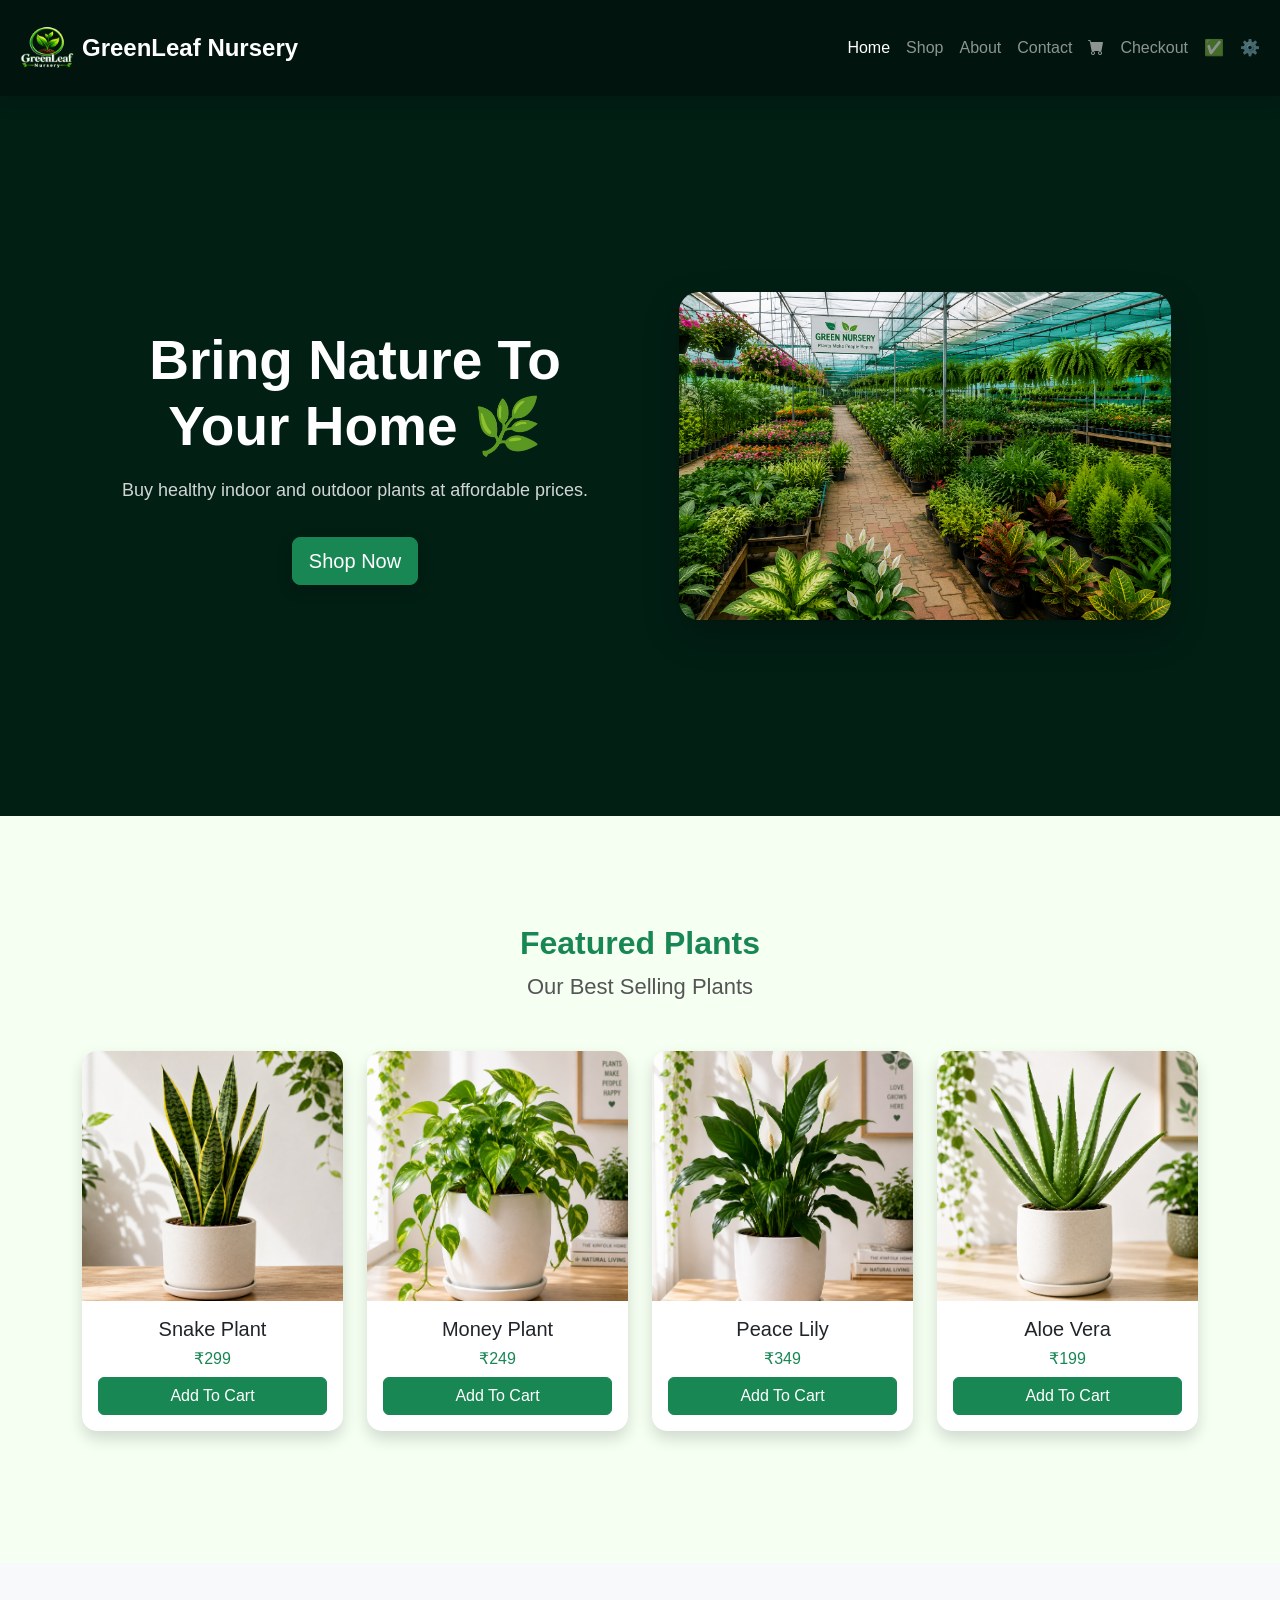
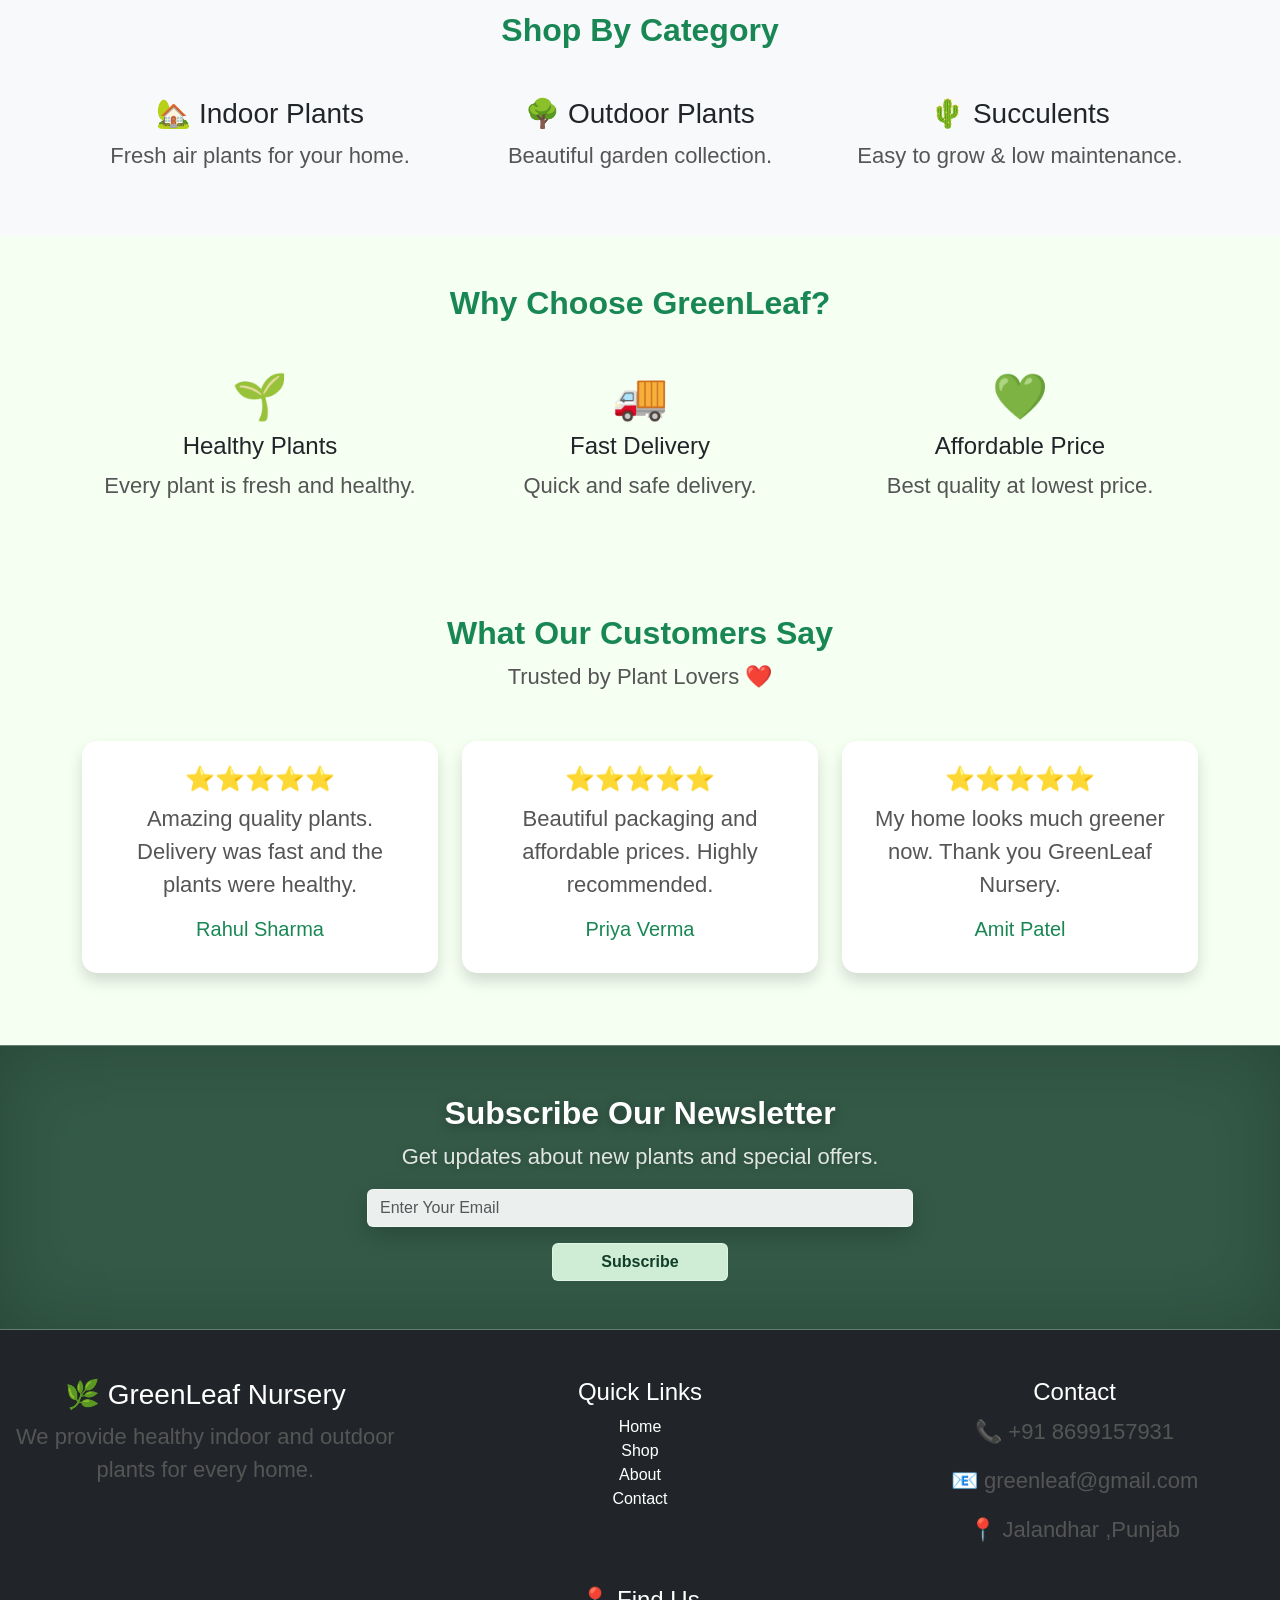
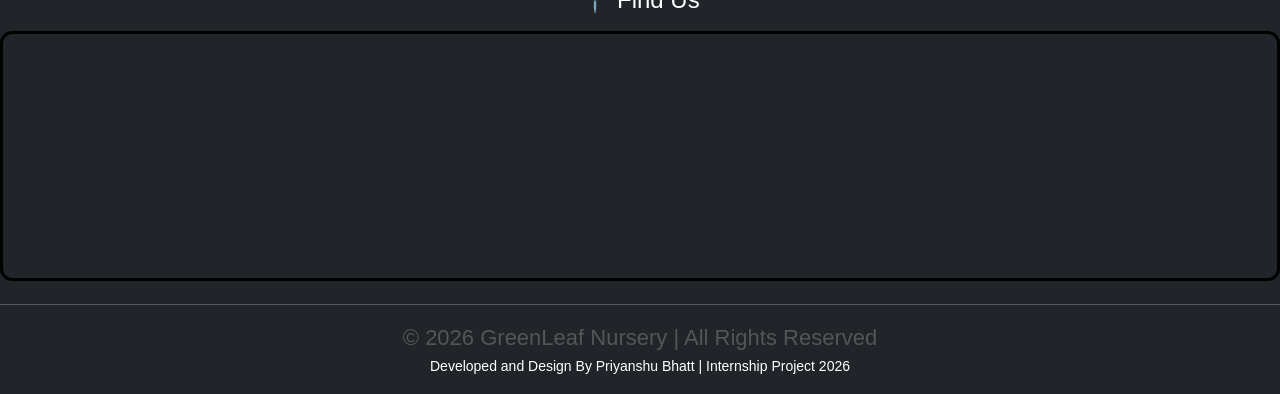
<file: GreenLeaf-Nursery/index.html>
<!DOCTYPE html>
<html lang="en">

<head>
    <meta charset="UTF-8">
    <meta name="viewport" content="width=device-width, initial-scale=1.0">
    <title>GreenLeaf Nursery</title>

    <!-- Bootstrap CSS -->
    <link href="https://cdn.jsdelivr.net/npm/bootstrap@5.3.3/dist/css/bootstrap.min.css" rel="stylesheet">

    <!-- Bootstrap Icons -->
    <link rel="stylesheet"
        href="https://cdn.jsdelivr.net/npm/bootstrap-icons@1.11.3/font/bootstrap-icons.min.css">

    <!-- Custom CSS -->
    <link rel="stylesheet" href="css/style.css">
</head>

<body>

    <!-- Navbar Start -->

    <nav class="navbar navbar-expand-lg navbar-dark shadow sticky-top" style="background:#01140d;">

        <div class="container">

            <a class="navbar-brand d-flex align-items-center" href="#">

    <img src="images/logo.png" alt="Logo" width="200" height="60" >

    <span class="fw-bold fs-4 " >GreenLeaf Nursery</span>

</a>

            <button class="navbar-toggler" type="button" data-bs-toggle="collapse"
                data-bs-target="#navbar">

                <span class="navbar-toggler-icon"></span>

            </button>

            <div class="collapse navbar-collapse" id="navbar">

                <ul class="navbar-nav ms-auto">

                    <li class="nav-item">
                        <a class="nav-link active" href="#">Home</a>
                    </li>

                    <li class="nav-item">
                        <a class="nav-link" href="shop.html">Shop</a>
                    </li>

                    <li class="nav-item">
                        <a class="nav-link" href="about.html">About</a>
                    </li>

                    <li class="nav-item">
                        <a class="nav-link" href="contact.html">Contact</a>
                    </li>

                    <li class="nav-item">
                        <a class="nav-link" href="cart.html">
                            <i class="bi bi-cart-fill"></i>
                        </a>
                    </li>
                    <li class="nav-item">
    <a class="nav-link" href="checkout.html">Checkout</a>
</li>

<li class="nav-item">
    <a class="nav-link" href="order-success.html">✅</a>
</li>

<li class="nav-item">
    <a class="nav-link" href="admin/admin.html">⚙️</a>
</li>

                </ul>

            </div>

        </div>

    </nav>

    <!-- Navbar End -->



    <!-- Hero Section -->

    <section class="hero" style="background:#021f14;">

        <div class="container">

            <div class="row align-items-center">

                <div class="col-lg-6">

                    <h1 class="main-page-heading" style="color: white !important;">
    Bring Nature To Your Home 🌿
</h1>

                    <p class="mt-3">

                        Buy healthy indoor and outdoor plants at affordable prices.

                    </p>

                    <a href="shop.html" class="btn btn-success btn-lg mt-3">

                        Shop Now

                    </a>

                </div>

                <div class="col-lg-6 text-center">

                    <img src="images/place.png" class="img-fluid">

                </div>

            </div>

        </div>

    </section>

    <!-- Hero End -->
<!-- Featured Plants Start -->

<section class="container my-5">

    <div class="text-center mb-5">

        <h2 class="fw-bold text-success">Featured Plants</h2>

        <p>Our Best Selling Plants</p>

    </div>

    <div class="row">

        <div class="col-md-3 mb-4">

            <div class="card shadow border-0">

                <img src="images/snake plant.png" class="card-img-top">

                <div class="card-body text-center">

                    <h5>Snake Plant</h5>

                    <h6 class="text-success">₹299</h6>

                    <a href="#" class="btn btn-success w-100">Add To Cart</a>

                </div>

            </div>

        </div>

        <div class="col-md-3 mb-4">

            <div class="card shadow border-0">

                <img src="images/money.png" class="card-img-top">

                <div class="card-body text-center">

                    <h5>Money Plant</h5>

                    <h6 class="text-success">₹249</h6>

                    <a href="#" class="btn btn-success w-100">Add To Cart</a>

                </div>

            </div>

        </div>

        <div class="col-md-3 mb-4">

            <div class="card shadow border-0">

                <img src="images/lily.png" class="card-img-top">

                <div class="card-body text-center">

                    <h5>Peace Lily</h5>

                    <h6 class="text-success">₹349</h6>

                    <a href="#" class="btn btn-success w-100">Add To Cart</a>

                </div>

            </div>

        </div>

        <div class="col-md-3 mb-4">

            <div class="card shadow border-0">

                <img src="images/aloevera.png" class="card-img-top">

                <div class="card-body text-center">

                    <h5>Aloe Vera</h5>

                    <h6 class="text-success">₹199</h6>

                    <a href="#" class="btn btn-success w-100">Add To Cart</a>

                </div>

            </div>

        </div>

    </div>

</section>

<!-- Featured Plants End -->    



<!-- Categories -->

<section class="bg-light py-5">

<div class="container">

<div class="text-center mb-5">

<h2 class="text-success fw-bold">Shop By Category</h2>

</div>

<div class="row text-center">

<div class="col-md-4">

<h3>🏡 Indoor Plants</h3>

<p>Fresh air plants for your home.</p>

</div>

<div class="col-md-4">

<h3>🌳 Outdoor Plants</h3>

<p>Beautiful garden collection.</p>

</div>

<div class="col-md-4">

<h3>🌵 Succulents</h3>

<p>Easy to grow & low maintenance.</p>

</div>

</div>

</div>

</section>



<!-- Why Choose Us -->

<section class="container py-5" >

<div class="text-center mb-5">

<h2 class="fw-bold text-success">

Why Choose GreenLeaf?

</h2>

</div>

<div class="row text-center">

<div class="col-md-4">

<h1>🌱</h1>

<h4>Healthy Plants</h4>

<p>Every plant is fresh and healthy.</p>

</div>

<div class="col-md-4">

<h1>🚚</h1>

<h4>Fast Delivery</h4>

<p>Quick and safe delivery.</p>

</div>

<div class="col-md-4">

<h1>💚</h1>

<h4>Affordable Price</h4>

<p>Best quality at lowest price.</p>

</div>

</div>

</section>
<!-- Customer Reviews Start -->

<section class="container py-5">

    <div class="text-center mb-5">

        <h2 class="text-success fw-bold">What Our Customers Say</h2>

        <p>Trusted by Plant Lovers ❤️</p>

    </div>

    <div class="row">

        <div class="col-md-4 mb-4">

            <div class="card shadow border-0 p-4">

                <h4>⭐⭐⭐⭐⭐</h4>

                <p>
                    Amazing quality plants. Delivery was fast and the plants were healthy.
                </p>

                <h5 class="text-success">Rahul Sharma</h5>

            </div>

        </div>

        <div class="col-md-4 mb-4">

            <div class="card shadow border-0 p-4">

                <h4>⭐⭐⭐⭐⭐</h4>

                <p>
                    Beautiful packaging and affordable prices. Highly recommended.
                </p>

                <h5 class="text-success">Priya Verma</h5>

            </div>

        </div>

        <div class="col-md-4 mb-4">

            <div class="card shadow border-0 p-4">

                <h4>⭐⭐⭐⭐⭐</h4>

                <p>
                    My home looks much greener now. Thank you GreenLeaf Nursery.
                </p>

                <h5 class="text-success">Amit Patel</h5>

            </div>

        </div>

    </div>

</section>

<!-- Customer Reviews End -->


<!-- Newsletter Start -->

<section class="newsletter-section text-white py-5">

    <div class="container text-center">

        <h2>Subscribe Our Newsletter</h2>

        <p>Get updates about new plants and special offers.</p>

        <div class="row justify-content-center">

            <div class="col-md-6">

                <input type="email" class="form-control mb-3" placeholder="Enter Your Email">

                <button class="btn btn-light px-5">

                    Subscribe

                </button>

            </div>

        </div>

    </div>

</section>

<!-- Newsletter End -->


<!-- Footer Start -->

<footer class="bg-dark text-white pt-5 pb-3 >

    <div class="container">

        <div class="row">

            <div class="col-md-4">

                <h3>🌿 GreenLeaf Nursery</h3>

                <p>

                    We provide healthy indoor and outdoor plants for every home.

                </p>

            </div>

            <div class="col-md-4">

                <h4>Quick Links</h4>

                <ul class="list-unstyled">

                    <li><a href="#" class="text-white text-decoration-none">Home</a></li>

                    <li><a href="shop.html" class="text-white text-decoration-none">Shop</a></li>

                    <li><a href="about.html" class="text-white text-decoration-none">About</a></li>

                    <li><a href="contact.html" class="text-white text-decoration-none">Contact</a></li>

                </ul>

            </div>

            <div class="col-md-4">

                <h4>Contact</h4>

                <p>📞 +91 8699157931</p>

                <p>📧 greenleaf@gmail.com</p>

                <p>📍 Jalandhar ,Punjab</p>
                
            </div>

        </div>
        <!-- Map -->
<div class="row mt-4">
    <div class="col-12">
        <h4 class="text-center mb-3">📍 Find Us</h4>

        <iframe
            src="https://www.google.com/maps?q=Jalandhar,Punjab&output=embed"
            width="100%"
            height="250"
            style="border:3px solid black; border-radius:12px;"
            loading="lazy">
        </iframe>
    </div>
</div>

        <hr>

         <div class="text-center">

            <p class="mb-0">

                © 2026 GreenLeaf Nursery |
                All Rights Reserved

            </p>

            <small>

                Developed and Design By Priyanshu Bhatt |
                Internship Project 2026

            </small>

        </div>
    </div>

</footer>

<!-- Footer End -->

    <script src="https://cdn.jsdelivr.net/npm/bootstrap@5.3.3/dist/js/bootstrap.bundle.min.js"></script>

</body>

</html>
</file>
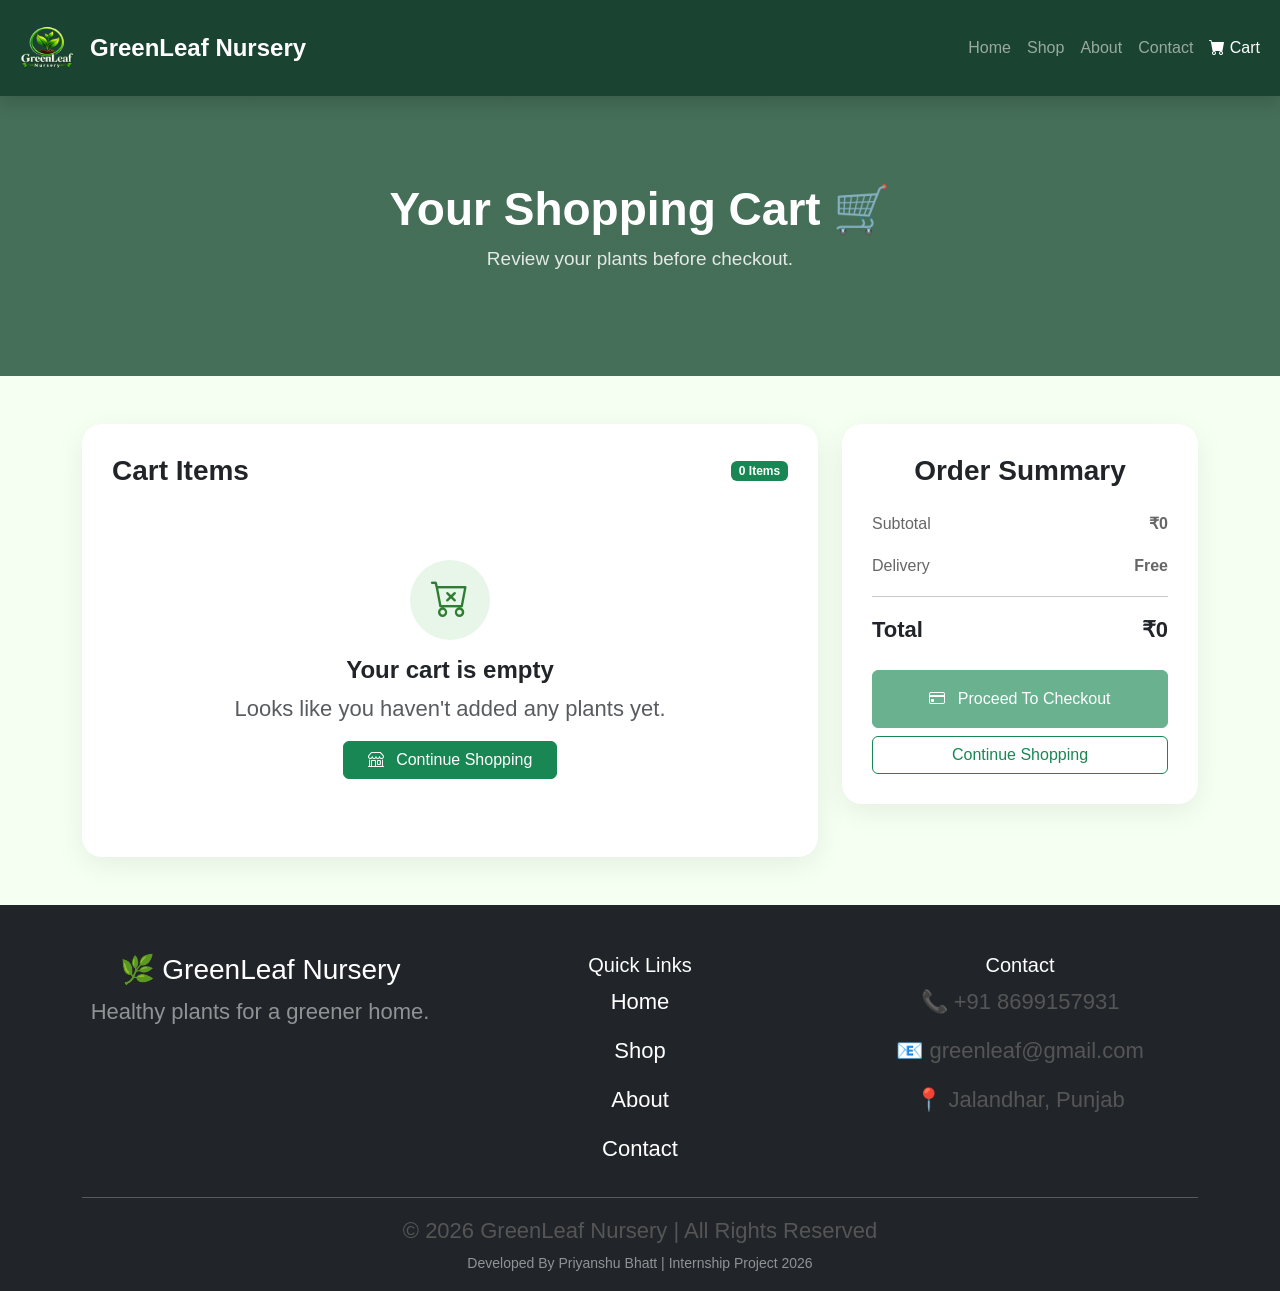
<file: GreenLeaf-Nursery/cart.html>
<!DOCTYPE html>
<html lang="en">

<head>

    <meta charset="UTF-8">

    <meta name="viewport" content="width=device-width, initial-scale=1.0">

    <title>Shopping Cart | GreenLeaf Nursery</title>

    <!-- Bootstrap CSS -->
    <link
        href="https://cdn.jsdelivr.net/npm/bootstrap@5.3.3/dist/css/bootstrap.min.css"
        rel="stylesheet"
    >

    <!-- Bootstrap Icons -->
    <link
        rel="stylesheet"
        href="https://cdn.jsdelivr.net/npm/bootstrap-icons@1.11.3/font/bootstrap-icons.min.css"
    >

    <!-- Main CSS -->
    <link rel="stylesheet" href="css/style.css">

</head>


<body>


<!-- ========================================
     NAVBAR
======================================== -->

<nav class="navbar navbar-expand-lg navbar-dark shadow sticky-top"
     style="background:#1B4332;">

    <div class="container">

        <!-- Logo -->

        <a class="navbar-brand d-flex align-items-center"
           href="index.html">

            <img
                src="images/logo.png"
                width="50"
                height="50"
                class="me-2"
                alt="GreenLeaf Nursery Logo"
            >

            <span class="fw-bold fs-4">
                GreenLeaf Nursery
            </span>

        </a>


        <!-- Mobile Button -->

        <button
            class="navbar-toggler"
            type="button"
            data-bs-toggle="collapse"
            data-bs-target="#navbar"
        >

            <span class="navbar-toggler-icon"></span>

        </button>


        <!-- Navigation -->

        <div class="collapse navbar-collapse" id="navbar">

            <ul class="navbar-nav ms-auto">

                <li class="nav-item">

                    <a class="nav-link"
                       href="index.html">

                        Home

                    </a>

                </li>


                <li class="nav-item">

                    <a class="nav-link"
                       href="shop.html">

                        Shop

                    </a>

                </li>


                <li class="nav-item">

                    <a class="nav-link"
                       href="about.html">

                        About

                    </a>

                </li>


                <li class="nav-item">

                    <a class="nav-link"
                       href="contact.html">

                        Contact

                    </a>

                </li>


                <li class="nav-item">

                    <a class="nav-link active"
                       href="cart.html">

                        <i class="bi bi-cart-fill"></i>

                        Cart

                    </a>

                </li>

            </ul>

        </div>

    </div>

</nav>


<!-- ========================================
     CART HERO
======================================== -->

<section class="cart-hero">

    <div class="container text-center">

        <h1 class="main-page-heading" style="color: white !important;">
            Your Shopping Cart 🛒
        </h1>

        <p>
            Review your plants before checkout.
        </p>

    </div>

</section>


<!-- ========================================
     CART SECTION
======================================== -->

<section class="py-5">

    <div class="container">

        <div class="row g-4">


            <!-- ==================================
                 CART PRODUCTS
            ================================== -->

            <div class="col-lg-8">

                <div class="cart-box">

                    <div class="d-flex justify-content-between
                                align-items-center mb-4">

                        <h3 class="fw-bold mb-0">
                            Cart Items
                        </h3>

                        <span
                            id="cartItemCount"
                            class="badge bg-success"
                        >
                            0 Items
                        </span>

                    </div>


                    <!-- Products will appear here -->

                    <div id="cartItems">

                    </div>


                    <!-- Empty Cart -->

                    <div
                        id="emptyCart"
                        class="text-center py-5"
                    >

                        <div class="empty-cart-icon">

                            <i class="bi bi-cart-x"></i>

                        </div>

                        <h4 class="fw-bold mt-3">
                            Your cart is empty
                        </h4>

                        <p class="text-muted">
                            Looks like you haven't added
                            any plants yet.
                        </p>

                        <a
                            href="shop.html"
                            class="btn btn-success px-4"
                        >

                            <i class="bi bi-shop me-2"></i>

                            Continue Shopping

                        </a>

                    </div>

                </div>

            </div>



            <!-- ==================================
                 ORDER SUMMARY
            ================================== -->

            <div class="col-lg-4">

                <div class="order-summary">

                    <h3 class="fw-bold mb-4">
                        Order Summary
                    </h3>


                    <div class="summary-row">

                        <span>
                            Subtotal
                        </span>

                        <strong id="cartSubtotal">
                            ₹0
                        </strong>

                    </div>


                    <div class="summary-row">

                        <span>
                            Delivery
                        </span>

                        <strong>
                            Free
                        </strong>

                    </div>


                    <hr>


                    <div class="summary-total">

                        <span>
                            Total
                        </span>

                        <strong id="cartTotal">
                            ₹0
                        </strong>

                    </div>


                    <button
                        id="checkoutBtn"
                        class="btn btn-success w-100 mt-4 py-3"
                    >

                        <i class="bi bi-credit-card me-2"></i>

                        Proceed To Checkout

                    </button>


                    <a
                        href="shop.html"
                        class="btn btn-outline-success w-100 mt-2"
                    >

                        Continue Shopping

                    </a>

                </div>

            </div>


        </div>

    </div>

</section>


<!-- ========================================
     FOOTER
======================================== -->

<footer class="bg-dark text-white pt-5 pb-3">

    <div class="container">

        <div class="row g-4">


            <div class="col-md-4">

                <h3>
                    🌿 GreenLeaf Nursery
                </h3>

                <p class="text-white-50">
                    Healthy plants for a greener home.
                </p>

            </div>


            <div class="col-md-4">

                <h5>
                    Quick Links
                </h5>

                <p>
                    <a
                        href="index.html"
                        class="text-white text-decoration-none"
                    >
                        Home
                    </a>
                </p>

                <p>
                    <a
                        href="shop.html"
                        class="text-white text-decoration-none"
                    >
                        Shop
                    </a>
                </p>

                <p>
                    <a
                        href="about.html"
                        class="text-white text-decoration-none"
                    >
                        About
                    </a>
                </p>

                <p>
                    <a
                        href="contact.html"
                        class="text-white text-decoration-none"
                    >
                        Contact
                    </a>
                </p>

            </div>


            <div class="col-md-4">

                <h5>
                    Contact
                </h5>

                <p>
                    📞 +91 8699157931
                </p>

                <p>
                    📧 greenleaf@gmail.com
                </p>

                <p>
                    📍 Jalandhar, Punjab
                </p>

            </div>

        </div>


        <hr>


        <div class="text-center">

            <p class="mb-1">
                © 2026 GreenLeaf Nursery |
                All Rights Reserved
            </p>

            <small class="text-white-50">
                Developed By Priyanshu Bhatt |
                Internship Project 2026
            </small>

        </div>

    </div>

</footer>


<!-- Bootstrap JS -->

<script
    src="https://cdn.jsdelivr.net/npm/bootstrap@5.3.3/dist/js/bootstrap.bundle.min.js">
</script>


<!-- Cart JavaScript -->

<script src="js/cart.js"></script>


</body>

</html>
</file>
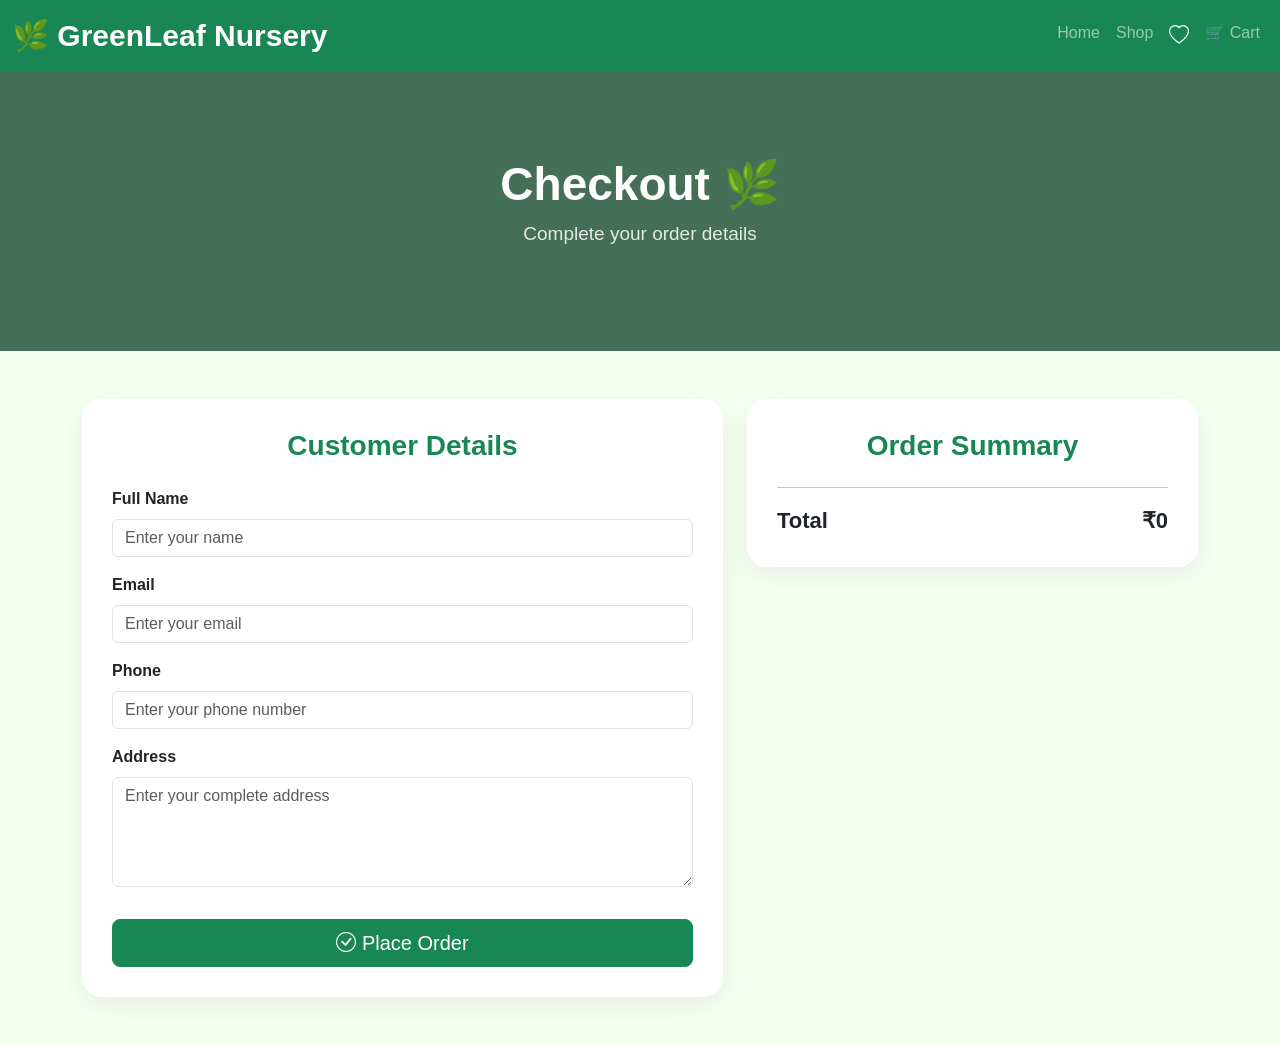
<file: GreenLeaf-Nursery/checkout.html>
<!DOCTYPE html>
<html lang="en">

<head>
    <meta charset="UTF-8">
    <meta name="viewport" content="width=device-width, initial-scale=1.0">

    <title>Checkout - GreenLeaf Nursery</title>

    <link
        href="https://cdn.jsdelivr.net/npm/bootstrap@5.3.3/dist/css/bootstrap.min.css"
        rel="stylesheet"
    >

    <link
        rel="stylesheet"
        href="https://cdn.jsdelivr.net/npm/bootstrap-icons@1.11.3/font/bootstrap-icons.min.css"
    >

    <link rel="stylesheet" href="css/style.css">
</head>

<body>

    <!-- Navbar -->
    <nav class="navbar navbar-expand-lg bg-success navbar-dark">
        <div class="container">

            <a class="navbar-brand fw-bold" href="index.html">
                🌿 GreenLeaf Nursery
            </a>

            <button
                class="navbar-toggler"
                type="button"
                data-bs-toggle="collapse"
                data-bs-target="#navbarNav"
            >
                <span class="navbar-toggler-icon"></span>
            </button>

            <div class="collapse navbar-collapse" id="navbarNav">

                <ul class="navbar-nav ms-auto">

                    <li class="nav-item">
                        <a class="nav-link" href="index.html">
                            Home
                        </a>
                    </li>

                    <li class="nav-item">
                        <a class="nav-link" href="shop.html">
                            Shop
                        </a>
                    </li>

                    <li class="nav-item">
                        <a class="nav-link" href="wishlist.html">
                            <i class="bi bi-heart"></i>
                        </a>
                    </li>

                    <li class="nav-item">
                        <a class="nav-link" href="cart.html">
                            🛒 Cart
                        </a>
                    </li>

                </ul>

            </div>
        </div>
    </nav>


    <!-- Checkout Heading -->
    <section class="cart-hero">
        <div class="container">

            <h1 class="main-page-heading" style="color: white !important;">
                Checkout 🌿
            </h1>

            <p>
                Complete your order details
            </p>

        </div>
    </section>


    <!-- Checkout -->
    <section class="container py-5">

        <div class="row g-4">

            <!-- Customer Details -->
            <div class="col-lg-7">

                <div class="cart-box">

                    <h3 class="fw-bold text-success mb-4">
                        Customer Details
                    </h3>

                    <form id="checkoutForm">

                        <div class="mb-3 text-start">
                            <label class="form-label fw-bold">
                                Full Name
                            </label>

                            <input
                                type="text"
                                id="customerName"
                                class="form-control"
                                placeholder="Enter your name"
                                required
                            >
                        </div>

                        <div class="mb-3 text-start">
                            <label class="form-label fw-bold">
                                Email
                            </label>

                            <input
                                type="email"
                                id="customerEmail"
                                class="form-control"
                                placeholder="Enter your email"
                                required
                            >
                        </div>

                        <div class="mb-3 text-start">
                            <label class="form-label fw-bold">
                                Phone
                            </label>

                            <input
                                type="tel"
                                id="customerPhone"
                                class="form-control"
                                placeholder="Enter your phone number"
                                required
                            >
                        </div>

                        <div class="mb-3 text-start">
                            <label class="form-label fw-bold">
                                Address
                            </label>

                            <textarea
                                id="customerAddress"
                                class="form-control"
                                rows="4"
                                placeholder="Enter your complete address"
                                required
                            ></textarea>
                        </div>

                        <button
                            type="submit"
                            class="btn btn-success btn-lg w-100 mt-3"
                        >
                            <i class="bi bi-check-circle"></i>
                            Place Order
                        </button>

                    </form>

                </div>

            </div>


            <!-- Order Summary -->
            <div class="col-lg-5">

                <div class="order-summary">

                    <h3 class="fw-bold text-success mb-4">
                        Order Summary
                    </h3>

                    <div id="checkoutItems">
                        <!-- Items will load here -->
                    </div>

                    <hr>

                    <div class="summary-total">
                        <span>Total</span>
                        <span id="checkoutTotal">₹0</span>
                    </div>

                </div>

            </div>

        </div>

    </section>


    <script src="js/checkout.js"></script>

</body>
</html>
</file>
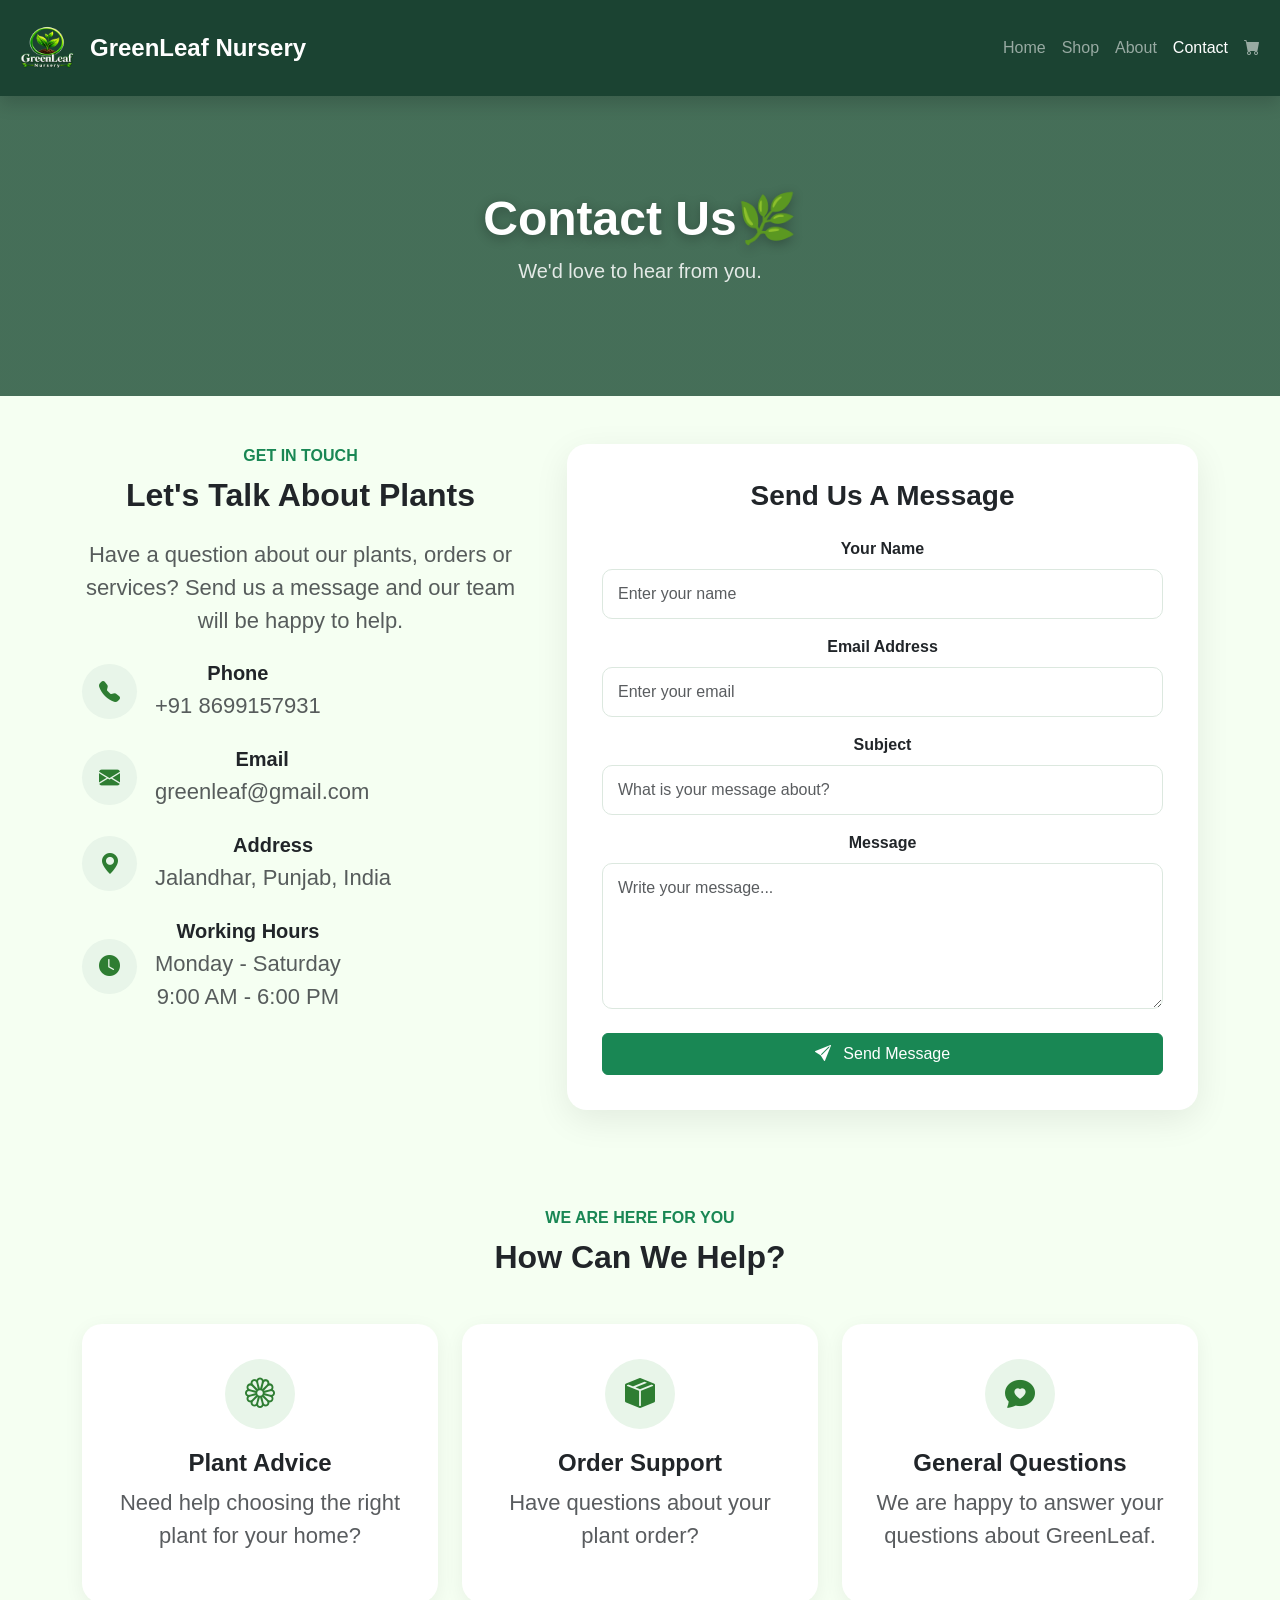
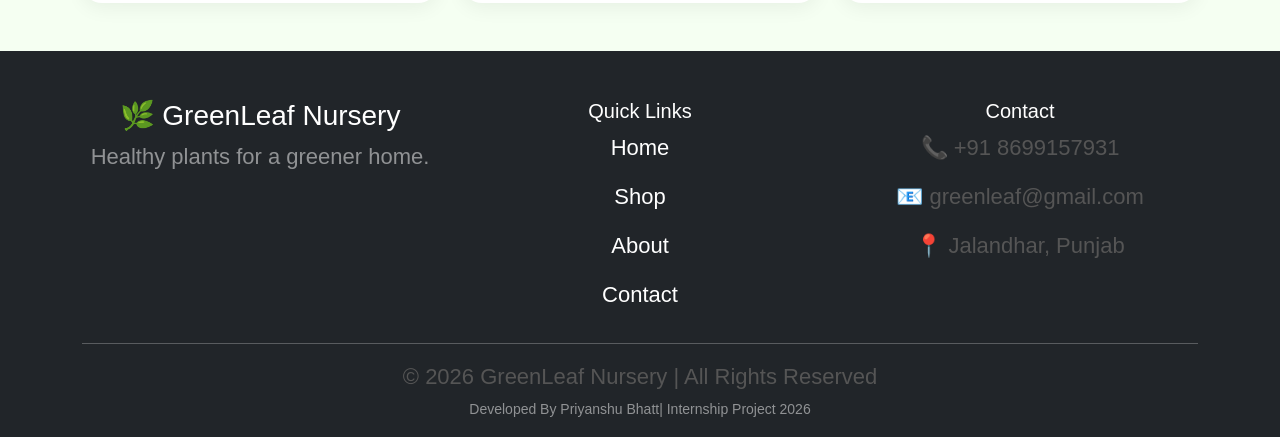
<file: GreenLeaf-Nursery/contact.html>
<!DOCTYPE html>
<html lang="en">

<head>

    <meta charset="UTF-8">

    <meta name="viewport" content="width=device-width, initial-scale=1.0">

    <title>Contact Us | GreenLeaf Nursery</title>


    <!-- Bootstrap CSS -->

    <link
        href="https://cdn.jsdelivr.net/npm/bootstrap@5.3.3/dist/css/bootstrap.min.css"
        rel="stylesheet"
    >


    <!-- Bootstrap Icons -->

    <link
        rel="stylesheet"
        href="https://cdn.jsdelivr.net/npm/bootstrap-icons@1.11.3/font/bootstrap-icons.min.css"
    >


    <!-- Main CSS -->

    <link rel="stylesheet" href="css/style.css">

</head>


<body>


<!-- ========================================
     NAVBAR START
======================================== -->

<nav class="navbar navbar-expand-lg navbar-dark shadow sticky-top"
     style="background:#1B4332;">

    <div class="container">


        <!-- Logo -->

        <a class="navbar-brand d-flex align-items-center"
           href="index.html">

            <img
                src="images/logo.png"
                width="50"
                height="50"
                class="me-2"
                alt="GreenLeaf Nursery Logo"
            >

            <span class="fw-bold fs-4">
                GreenLeaf Nursery
            </span>

        </a>


        <!-- Mobile Menu -->

        <button
            class="navbar-toggler"
            type="button"
            data-bs-toggle="collapse"
            data-bs-target="#navbar"
        >

            <span class="navbar-toggler-icon"></span>

        </button>


        <!-- Navigation -->

        <div class="collapse navbar-collapse" id="navbar">

            <ul class="navbar-nav ms-auto">


                <li class="nav-item">

                    <a class="nav-link"
                       href="index.html">

                        Home

                    </a>

                </li>


                <li class="nav-item">

                    <a class="nav-link"
                       href="shop.html">

                        Shop

                    </a>

                </li>


                <li class="nav-item">

                    <a class="nav-link"
                       href="about.html">

                        About

                    </a>

                </li>


                <li class="nav-item">

                    <a class="nav-link active"
                       href="contact.html">

                        Contact

                    </a>

                </li>


                <li class="nav-item">

                    <a class="nav-link"
                       href="cart.html">

                        <i class="bi bi-cart-fill"></i>

                    </a>

                </li>


            </ul>

        </div>

    </div>

</nav>

<!-- ========================================
     NAVBAR END
======================================== -->



<!-- ========================================
     CONTACT HERO
======================================== -->

<section class="contact-hero">

    <div class="container text-center">

        <h1 class="main-page-heading" style="color: white !important;">Contact Us🌿</h1> 
        

        <p>
            We'd love to hear from you.
        </p>

    </div>

</section>

<!-- ========================================
     CONTACT HERO END
======================================== -->



<!-- ========================================
     CONTACT INFORMATION + FORM
======================================== -->

<section class="py-5">

    <div class="container">

        <div class="row g-5">


            <!-- ==================================
                 CONTACT INFORMATION
            ================================== -->

            <div class="col-lg-5">

                <span class="text-success fw-bold">
                    GET IN TOUCH
                </span>

                <h2 class="fw-bold mt-2 mb-4">
                    Let's Talk About Plants
                </h2>

                <p class="text-muted mb-4">

                    Have a question about our plants,
                    orders or services? Send us a message
                    and our team will be happy to help.

                </p>



                <!-- Phone -->

                <div class="contact-info-box">

                    <div class="contact-info-icon">

                        <i class="bi bi-telephone-fill"></i>

                    </div>

                    <div>

                        <h5 class="fw-bold mb-1">
                            Phone
                        </h5>

                        <p class="text-muted mb-0">
                            +91 8699157931
                        </p>

                    </div>

                </div>



                <!-- Email -->

                <div class="contact-info-box">

                    <div class="contact-info-icon">

                        <i class="bi bi-envelope-fill"></i>

                    </div>

                    <div>

                        <h5 class="fw-bold mb-1">
                            Email
                        </h5>

                        <p class="text-muted mb-0">
                            greenleaf@gmail.com
                        </p>

                    </div>

                </div>



                <!-- Address -->

                <div class="contact-info-box">

                    <div class="contact-info-icon">

                        <i class="bi bi-geo-alt-fill"></i>

                    </div>

                    <div>

                        <h5 class="fw-bold mb-1">
                            Address
                        </h5>

                        <p class="text-muted mb-0">
                            Jalandhar, Punjab, India
                        </p>

                    </div>

                </div>



                <!-- Timing -->

                <div class="contact-info-box">

                    <div class="contact-info-icon">

                        <i class="bi bi-clock-fill"></i>

                    </div>

                    <div>

                        <h5 class="fw-bold mb-1">
                            Working Hours
                        </h5>

                        <p class="text-muted mb-0">
                            Monday - Saturday
                            <br>
                            9:00 AM - 6:00 PM
                        </p>

                    </div>

                </div>

            </div>



            <!-- ==================================
                 CONTACT FORM
            ================================== -->

            <div class="col-lg-7">

                <div class="contact-form-card">

                    <h3 class="fw-bold mb-4">
                        Send Us A Message
                    </h3>


                    <form id="contactForm">


                        <!-- Name -->

                        <div class="mb-3">

                            <label class="form-label fw-semibold">
                                Your Name
                            </label>

                            <input
                                type="text"
                                class="form-control"
                                id="contactName"
                                placeholder="Enter your name"
                                required
                            >

                        </div>



                        <!-- Email -->

                        <div class="mb-3">

                            <label class="form-label fw-semibold">
                                Email Address
                            </label>

                            <input
                                type="email"
                                class="form-control"
                                id="contactEmail"
                                placeholder="Enter your email"
                                required
                            >

                        </div>



                        <!-- Subject -->

                        <div class="mb-3">

                            <label class="form-label fw-semibold">
                                Subject
                            </label>

                            <input
                                type="text"
                                class="form-control"
                                id="contactSubject"
                                placeholder="What is your message about?"
                                required
                            >

                        </div>



                        <!-- Message -->

                        <div class="mb-4">

                            <label class="form-label fw-semibold">
                                Message
                            </label>

                            <textarea
                                class="form-control"
                                id="contactMessage"
                                rows="5"
                                placeholder="Write your message..."
                                required
                            ></textarea>

                        </div>



                        <!-- Submit -->

                        <button
                            type="submit"
                            class="btn btn-success w-100 py-2"
                        >

                            <i class="bi bi-send-fill me-2"></i>

                            Send Message

                        </button>


                    </form>


                    <!-- Success Message -->

                    <div
                        id="contactSuccess"
                        class="alert alert-success mt-3 d-none"
                    >

                        <i class="bi bi-check-circle-fill me-2"></i>

                        Thank you! Your message has been submitted.

                    </div>

                </div>

            </div>


        </div>

    </div>

</section>

<!-- ========================================
     CONTACT INFORMATION + FORM END
======================================== -->



<!-- ========================================
     WHY CONTACT US
======================================== -->

<section class="py-5"
         style="background:#f5fff2;">

    <div class="container text-center">

        <span class="text-success fw-bold">
            WE ARE HERE FOR YOU
        </span>

        <h2 class="fw-bold mt-2 mb-5">
            How Can We Help?
        </h2>


        <div class="row g-4">


            <div class="col-md-4">

                <div class="contact-help-card">

                    <div class="contact-help-icon">

                        <i class="bi bi-flower1"></i>

                    </div>

                    <h4 class="fw-bold">
                        Plant Advice
                    </h4>

                    <p class="text-muted">
                        Need help choosing the right
                        plant for your home?
                    </p>

                </div>

            </div>



            <div class="col-md-4">

                <div class="contact-help-card">

                    <div class="contact-help-icon">

                        <i class="bi bi-box-seam-fill"></i>

                    </div>

                    <h4 class="fw-bold">
                        Order Support
                    </h4>

                    <p class="text-muted">
                        Have questions about your
                        plant order?
                    </p>

                </div>

            </div>



            <div class="col-md-4">

                <div class="contact-help-card">

                    <div class="contact-help-icon">

                        <i class="bi bi-chat-heart-fill"></i>

                    </div>

                    <h4 class="fw-bold">
                        General Questions
                    </h4>

                    <p class="text-muted">
                        We are happy to answer your
                        questions about GreenLeaf.
                    </p>

                </div>

            </div>


        </div>

    </div>

</section>

<!-- ========================================
     WHY CONTACT US END
======================================== -->



<!-- ========================================
     FOOTER
======================================== -->

<footer class="bg-dark text-white pt-5 pb-3">

    <div class="container">

        <div class="row g-4">


            <div class="col-md-4">

                <h3>
                    🌿 GreenLeaf Nursery
                </h3>

                <p class="text-white-50">
                    Healthy plants for a greener home.
                </p>

            </div>



            <div class="col-md-4">

                <h5>
                    Quick Links
                </h5>

                <p>
                    <a href="index.html"
                       class="text-white text-decoration-none">
                        Home
                    </a>
                </p>

                <p>
                    <a href="shop.html"
                       class="text-white text-decoration-none">
                        Shop
                    </a>
                </p>

                <p>
                    <a href="about.html"
                       class="text-white text-decoration-none">
                        About
                    </a>
                </p>

                <p>
                    <a href="contact.html"
                       class="text-white text-decoration-none">
                        Contact
                    </a>
                </p>

            </div>



            <div class="col-md-4">

                <h5>
                    Contact
                </h5>

                <p>
                    📞 +91 8699157931
                </p>

                <p>
                    📧 greenleaf@gmail.com
                </p>

                <p>
                    📍 Jalandhar, Punjab
                </p>

            </div>


        </div>


        <hr>


        <div class="text-center">

            <p class="mb-1">
                © 2026 GreenLeaf Nursery |
                All Rights Reserved
            </p>

            <small class="text-white-50">
                Developed By Priyanshu Bhatt|
                Internship Project 2026
            </small>

        </div>

    </div>

</footer>

<!-- ========================================
     FOOTER END
======================================== -->



<!-- Bootstrap JS -->

<script
    src="https://cdn.jsdelivr.net/npm/bootstrap@5.3.3/dist/js/bootstrap.bundle.min.js">
</script>



<!-- Contact Form JavaScript -->

<script>

    const contactForm =
        document.getElementById("contactForm");

    const contactSuccess =
        document.getElementById("contactSuccess");


    contactForm.addEventListener("submit", function(event) {

        event.preventDefault();


        contactSuccess.classList.remove("d-none");


        contactForm.reset();


        setTimeout(function() {

            contactSuccess.classList.add("d-none");

        }, 5000);

    });

</script>


</body>

</html>
</file>
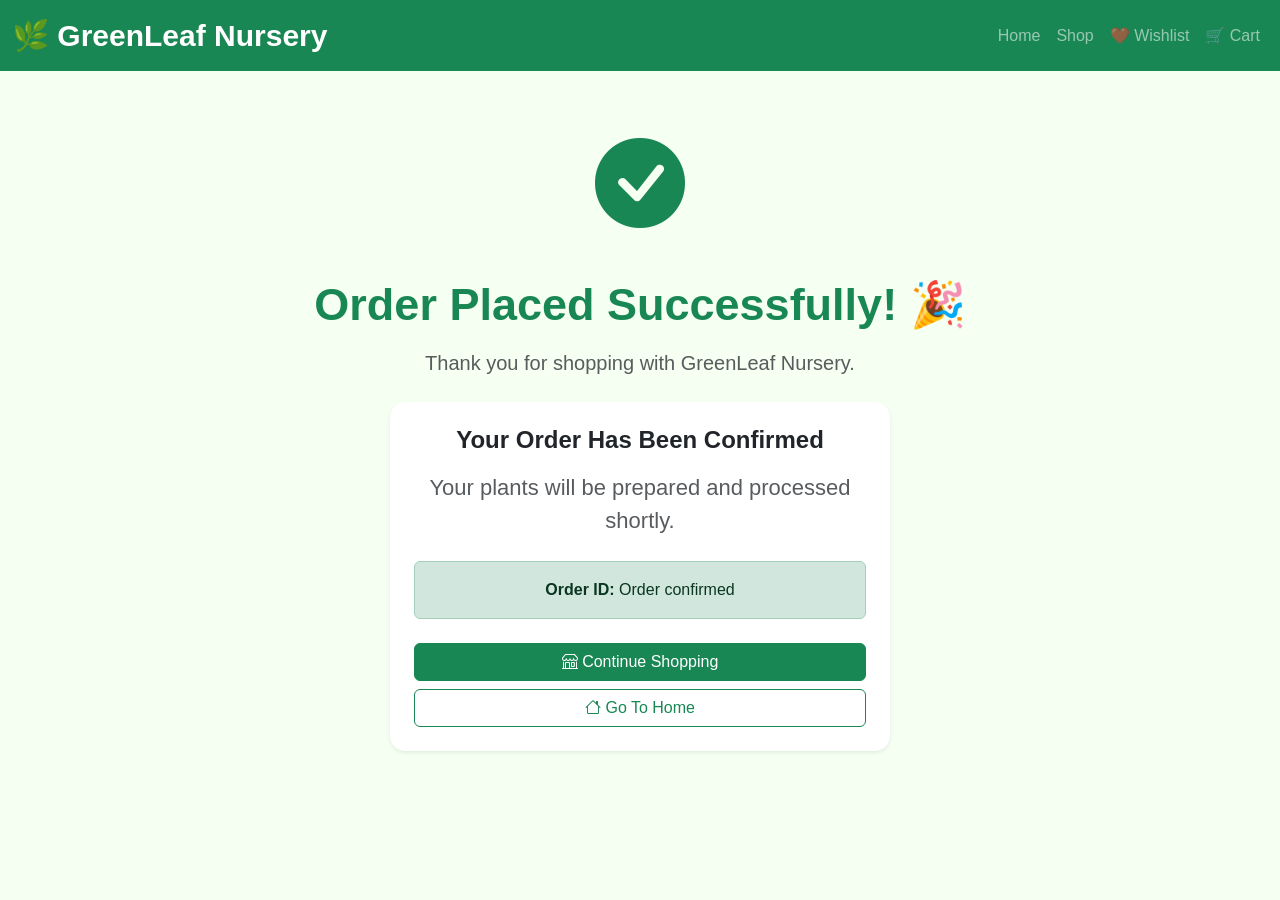
<file: GreenLeaf-Nursery/order-success.html>
<!DOCTYPE html>
<html lang="en">

<head>
    <meta charset="UTF-8">
    <meta name="viewport" content="width=device-width, initial-scale=1.0">

    <title>Order Successful - GreenLeaf Nursery</title>

    <link
        href="https://cdn.jsdelivr.net/npm/bootstrap@5.3.3/dist/css/bootstrap.min.css"
        rel="stylesheet"
    >

    <link
        rel="stylesheet"
        href="https://cdn.jsdelivr.net/npm/bootstrap-icons@1.11.3/font/bootstrap-icons.min.css"
    >

    <link rel="stylesheet" href="css/style.css">
</head>

<body>

    <!-- Navbar -->
    <nav class="navbar navbar-expand-lg bg-success navbar-dark">
        <div class="container">

            <a class="navbar-brand fw-bold" href="index.html">
                🌿 GreenLeaf Nursery
            </a>

            <button
                class="navbar-toggler"
                type="button"
                data-bs-toggle="collapse"
                data-bs-target="#navbarNav"
            >
                <span class="navbar-toggler-icon"></span>
            </button>

            <div class="collapse navbar-collapse" id="navbarNav">

                <ul class="navbar-nav ms-auto">

                    <li class="nav-item">
                        <a class="nav-link" href="index.html">
                            Home
                        </a>
                    </li>

                    <li class="nav-item">
                        <a class="nav-link" href="shop.html">
                            Shop
                        </a>
                    </li>

                    <li class="nav-item">
                        <a class="nav-link" href="wishlist.html">
                            ❤️ Wishlist
                        </a>
                    </li>

                    <li class="nav-item">
                        <a class="nav-link" href="cart.html">
                            🛒 Cart
                        </a>
                    </li>

                </ul>

            </div>
        </div>
    </nav>


    <!-- Success Section -->
    <section class="container py-5">

        <div class="text-center">

            <div class="mb-4">
                <i
                    class="bi bi-check-circle-fill text-success"
                    style="font-size: 90px;"
                ></i>
            </div>

            <h1 class="fw-bold text-success">
                Order Placed Successfully! 🎉
            </h1>

            <p class="text-muted fs-5 mt-3">
                Thank you for shopping with GreenLeaf Nursery.
            </p>

            <div class="card shadow-sm border-0 mx-auto mt-4"
                 style="max-width: 500px;">

                <div class="card-body p-4">

                    <h4 class="fw-bold">
                        Your Order Has Been Confirmed
                    </h4>

                    <p class="text-muted mt-3">
                        Your plants will be prepared and processed
                        shortly.
                    </p>

                    <div class="alert alert-success mt-4">
                        <strong>Order ID:</strong>
                        <span id="orderId">
                            Loading...
                        </span>
                    </div>

                    <div class="d-grid gap-2 mt-4">

                        <a
                            href="shop.html"
                            class="btn btn-success"
                        >
                            <i class="bi bi-shop"></i>
                            Continue Shopping
                        </a>

                        <a
                            href="index.html"
                            class="btn btn-outline-success"
                        >
                            <i class="bi bi-house"></i>
                            Go To Home
                        </a>

                    </div>

                </div>

            </div>

        </div>

    </section>


    <script>

        const orderId =
            localStorage.getItem("greenLeafOrderId");

        const orderIdElement =
            document.getElementById("orderId");

        if (orderId) {

            orderIdElement.textContent =
                orderId;

        } else {

            orderIdElement.textContent =
                "Order confirmed";

        }

    </script>

</body>
</html>
</file>
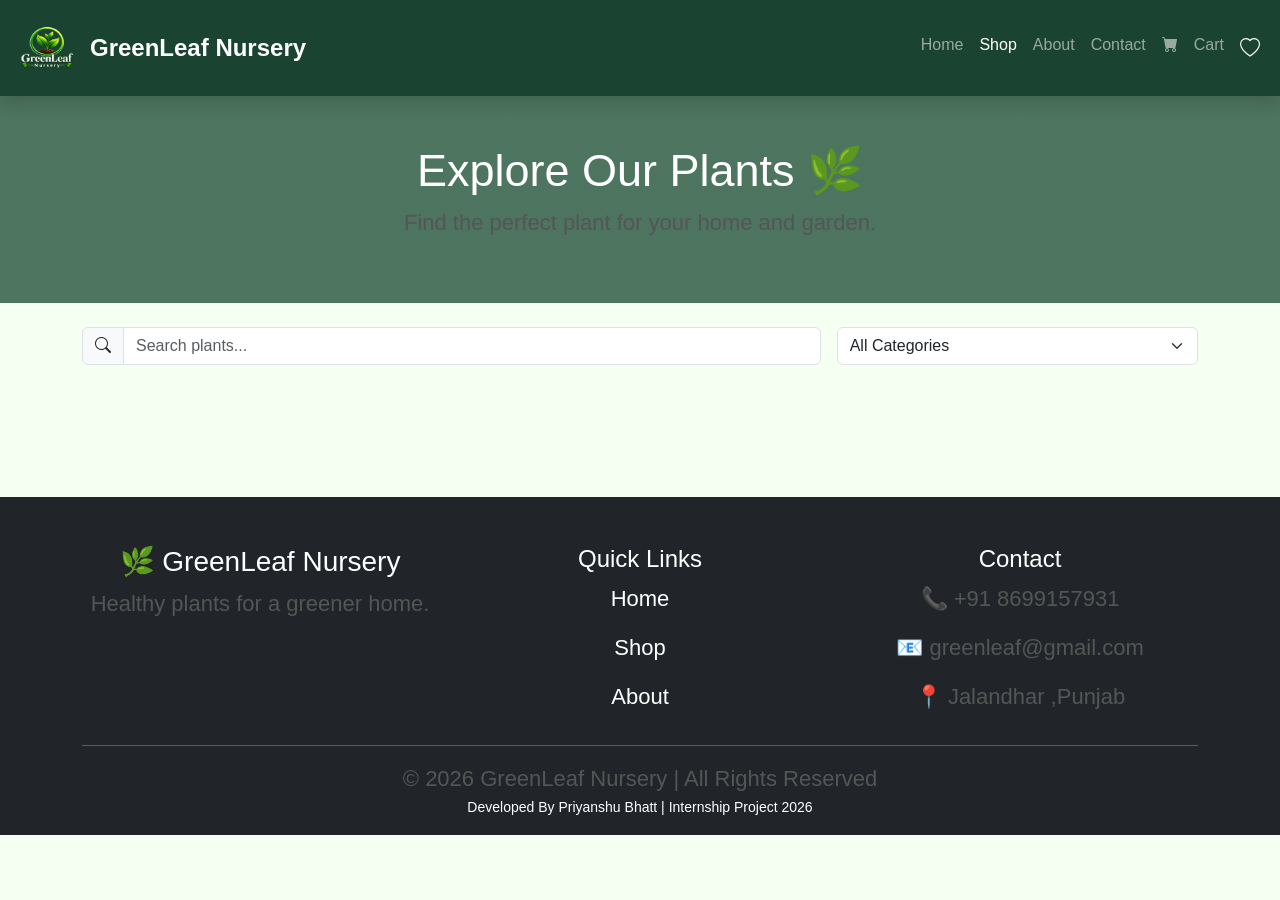
<file: GreenLeaf-Nursery/shop.html>
<!DOCTYPE html>
<html lang="en">

<head>

    <meta charset="UTF-8">

    <meta name="viewport" content="width=device-width, initial-scale=1.0">

    <title>Shop | GreenLeaf Nursery</title>

    <!-- Bootstrap CSS -->

    <link
        href="https://cdn.jsdelivr.net/npm/bootstrap@5.3.3/dist/css/bootstrap.min.css"
        rel="stylesheet"
    >

    <!-- Bootstrap Icons -->

    <link
        rel="stylesheet"
        href="https://cdn.jsdelivr.net/npm/bootstrap-icons@1.11.3/font/bootstrap-icons.min.css"
    >

    <!-- Main CSS -->

    <link rel="stylesheet" href="css/style.css">

</head>


<body>


<!-- ==============================
     NAVBAR START
================================ -->

<nav class="navbar navbar-expand-lg navbar-dark shadow sticky-top"
     style="background:#1B4332;">

    <div class="container">

        <a class="navbar-brand d-flex align-items-center"
           href="index.html">

            <img
                src="images/logo.png"
                width="50"
                height="50"
                class="me-2"
                alt="GreenLeaf Logo"
            >

            <span class="fw-bold fs-4">
                GreenLeaf Nursery
            </span>

        </a>


        <button
            class="navbar-toggler"
            type="button"
            data-bs-toggle="collapse"
            data-bs-target="#navbar"
        >

            <span class="navbar-toggler-icon"></span>

        </button>


        <div class="collapse navbar-collapse" id="navbar">

            <ul class="navbar-nav ms-auto">

                <li class="nav-item">

                    <a class="nav-link"
                       href="index.html">

                        Home

                    </a>

                </li>


                <li class="nav-item">

                    <a class="nav-link active"
                       href="shop.html">

                        Shop

                    </a>

                </li>


                <li class="nav-item">

                    <a class="nav-link"
                       href="about.html">

                        About

                    </a>

                </li>


                <li class="nav-item">

                    <a class="nav-link"
                       href="contact.html">

                        Contact

                    </a>

                </li>


                <li class="nav-item">

                    <a class="nav-link"
                       href="cart.html">

                        <i class="bi bi-cart-fill"></i>

                    </a>

                </li>
<li class="nav-item">
    <a class="nav-link" href="cart.html">Cart</a>
</li>
<li class="nav-item">
    <a class="nav-link" href="wishlist.html" title="Wishlist">
        <i class="bi bi-heart"></i>
    </a>
</li>
            </ul>

        </div>

    </div>

</nav>

<!-- ==============================
     NAVBAR END
================================ -->



<!-- ==============================
     SHOP HEADER
================================ -->

<section class="py-5 text-center explore-plants">

    <div class="container">

        <h1 class="main-page-heading" style="color: white !important;">

            Explore Our Plants 🌿

        </h1>

        <p>

            Find the perfect plant for your home and garden.

        </p>

    </div>

</section>

<!-- SHOP HEADER END -->



<!-- ==============================
     SEARCH & FILTER
================================ -->

<section class="container py-4">

    <div class="row g-3 align-items-center">


        <!-- Search -->

        <div class="col-md-8">

            <div class="input-group">

                <span class="input-group-text">

                    <i class="bi bi-search"></i>

                </span>

                <input
                    type="text"
                    id="searchPlant"
                    class="form-control"
                    placeholder="Search plants..."
                >

            </div>

        </div>


        <!-- Category -->

        <div class="col-md-4">

            <select class="form-select" id="categoryFilter">

                <option selected>
                    All Categories
                </option>

                <option>
                    Indoor Plants
                </option>

                <option>
                    Outdoor Plants
                </option>

                <option>
                    Succulents
                </option>

                <option>
                    Flower Plants
                </option>

            </select>

        </div>

    </div>

</section>

<!-- SEARCH END -->



<!-- ==============================
     PRODUCTS
================================ -->

<section class="container pb-5">

  <div class="row" id="productList">

    <!-- Products will load from database here -->

</div>
</section>

<!-- PRODUCTS END -->



<!-- ==============================
     FOOTER
================================ -->

<footer class="bg-dark text-white pt-5 pb-3">

    <div class="container">

        <div class="row">


            <div class="col-md-4">

                <h3>
                    🌿 GreenLeaf Nursery
                </h3>

                <p>
                    Healthy plants for a greener home.
                </p>

            </div>


            <div class="col-md-4">

                <h4>
                    Quick Links
                </h4>

                <p>
                    <a href="index.html"
                       class="text-white text-decoration-none">

                        Home

                    </a>
                </p>

                <p>
                    <a href="shop.html"
                       class="text-white text-decoration-none">

                        Shop

                    </a>
                </p>

                <p>
                    <a href="about.html"
                       class="text-white text-decoration-none">

                        About

                    </a>
                </p>

            </div>


            <div class="col-md-4">

                <h4>
                    Contact
                </h4>

                <p>
                    📞 +91 8699157931
                </p>

                <p>
                    📧 greenleaf@gmail.com
                </p>

                <p>
                    📍 Jalandhar ,Punjab
                </p>

            </div>

        </div>


        <hr>


        <div class="text-center">

            <p class="mb-0">

                © 2026 GreenLeaf Nursery |
                All Rights Reserved

            </p>

            <small>

                Developed By Priyanshu Bhatt |
                Internship Project 2026

            </small>

        </div>

    </div>

</footer>

<!-- FOOTER END -->



<!-- Bootstrap JS -->

<script
    src="https://cdn.jsdelivr.net/npm/bootstrap@5.3.3/dist/js/bootstrap.bundle.min.js">
</script>
<script src="js/shop.js"></script>

</body>

</html>
</file>
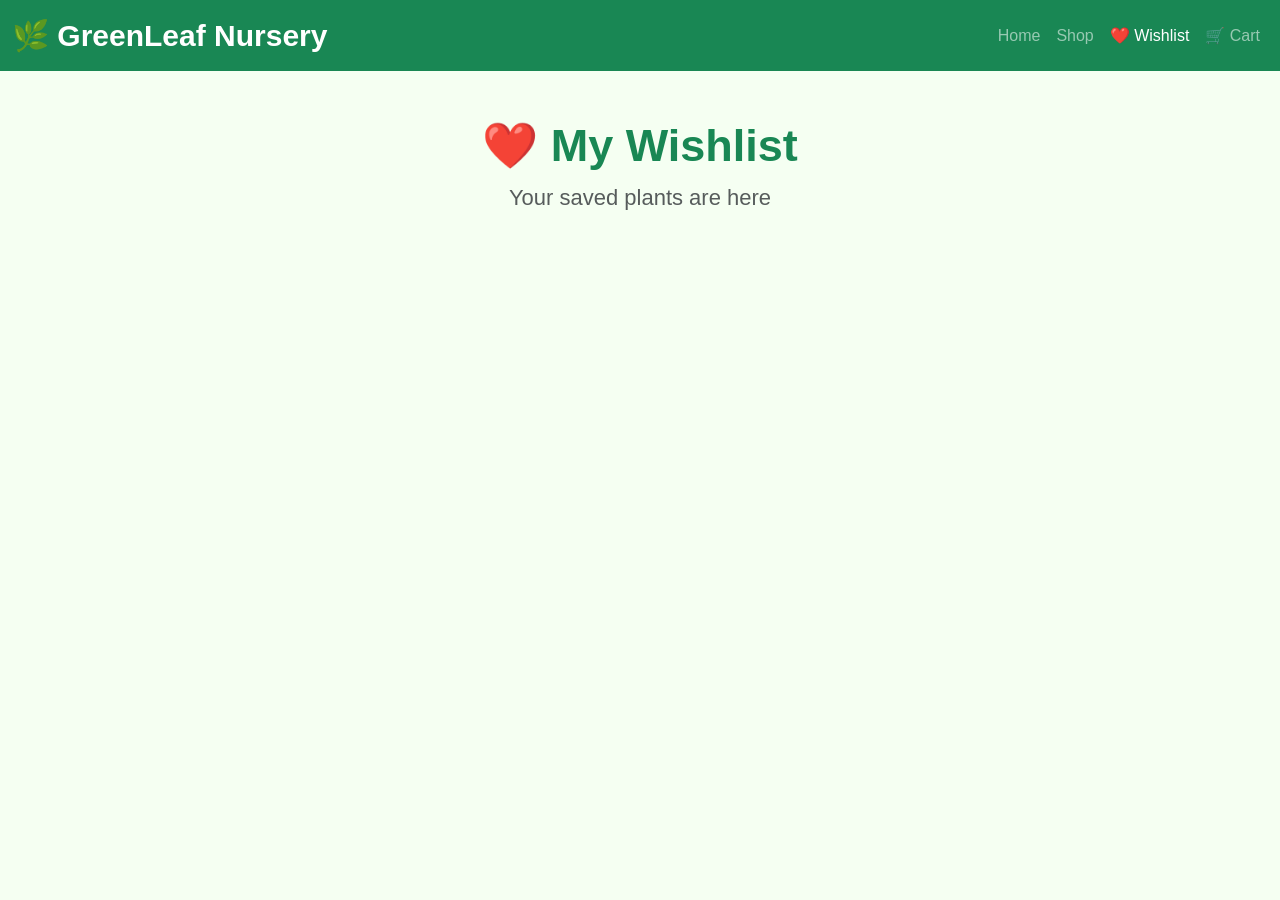
<file: GreenLeaf-Nursery/wishlist.html>
<!DOCTYPE html>
<html lang="en">
<head>
    <meta charset="UTF-8">
    <meta name="viewport" content="width=device-width, initial-scale=1.0">

    <title>My Wishlist - GreenLeaf Nursery</title>

    <link
        href="https://cdn.jsdelivr.net/npm/bootstrap@5.3.3/dist/css/bootstrap.min.css"
        rel="stylesheet"
    >

    <link
        rel="stylesheet"
        href="https://cdn.jsdelivr.net/npm/bootstrap-icons@1.11.3/font/bootstrap-icons.min.css"
    >

    <link rel="stylesheet" href="css/style.css">
</head>

<body>

    <!-- Navbar -->
    <nav class="navbar navbar-expand-lg bg-success navbar-dark">
        <div class="container">

            <a class="navbar-brand fw-bold" href="index.html">
                🌿 GreenLeaf Nursery
            </a>

            <button
                class="navbar-toggler"
                type="button"
                data-bs-toggle="collapse"
                data-bs-target="#navbarNav"
            >
                <span class="navbar-toggler-icon"></span>
            </button>

            <div class="collapse navbar-collapse" id="navbarNav">

                <ul class="navbar-nav ms-auto">

                    <li class="nav-item">
                        <a class="nav-link" href="index.html">
                            Home
                        </a>
                    </li>

                    <li class="nav-item">
                        <a class="nav-link" href="shop.html">
                            Shop
                        </a>
                    </li>

                    <li class="nav-item">
                        <a class="nav-link active" href="wishlist.html">
                            ❤️ Wishlist
                        </a>
                    </li>

                    <li class="nav-item">
                        <a class="nav-link" href="cart.html">
                            🛒 Cart
                        </a>
                    </li>

                </ul>

            </div>
        </div>
    </nav>


    <!-- Wishlist Section -->
    <section class="container py-5">

        <div class="text-center mb-5">
            <h1 class="fw-bold text-success">
                ❤️ My Wishlist
            </h1>

            <p class="text-muted">
                Your saved plants are here
            </p>
        </div>


        <div class="row" id="wishlistList">

            <!-- Wishlist products will load here -->

        </div>


        <div
            id="emptyWishlist"
            class="text-center py-5"
            style="display: none;"
        >

            <h3 class="text-muted">
                Your wishlist is empty 🌱
            </h3>

            <p>
                Add some plants from the shop!
            </p>

            <a
                href="shop.html"
                class="btn btn-success"
            >
                Go To Shop
            </a>

        </div>

    </section>


    <script src="js/wishlist.js"></script>

</body>
</html>
</file>
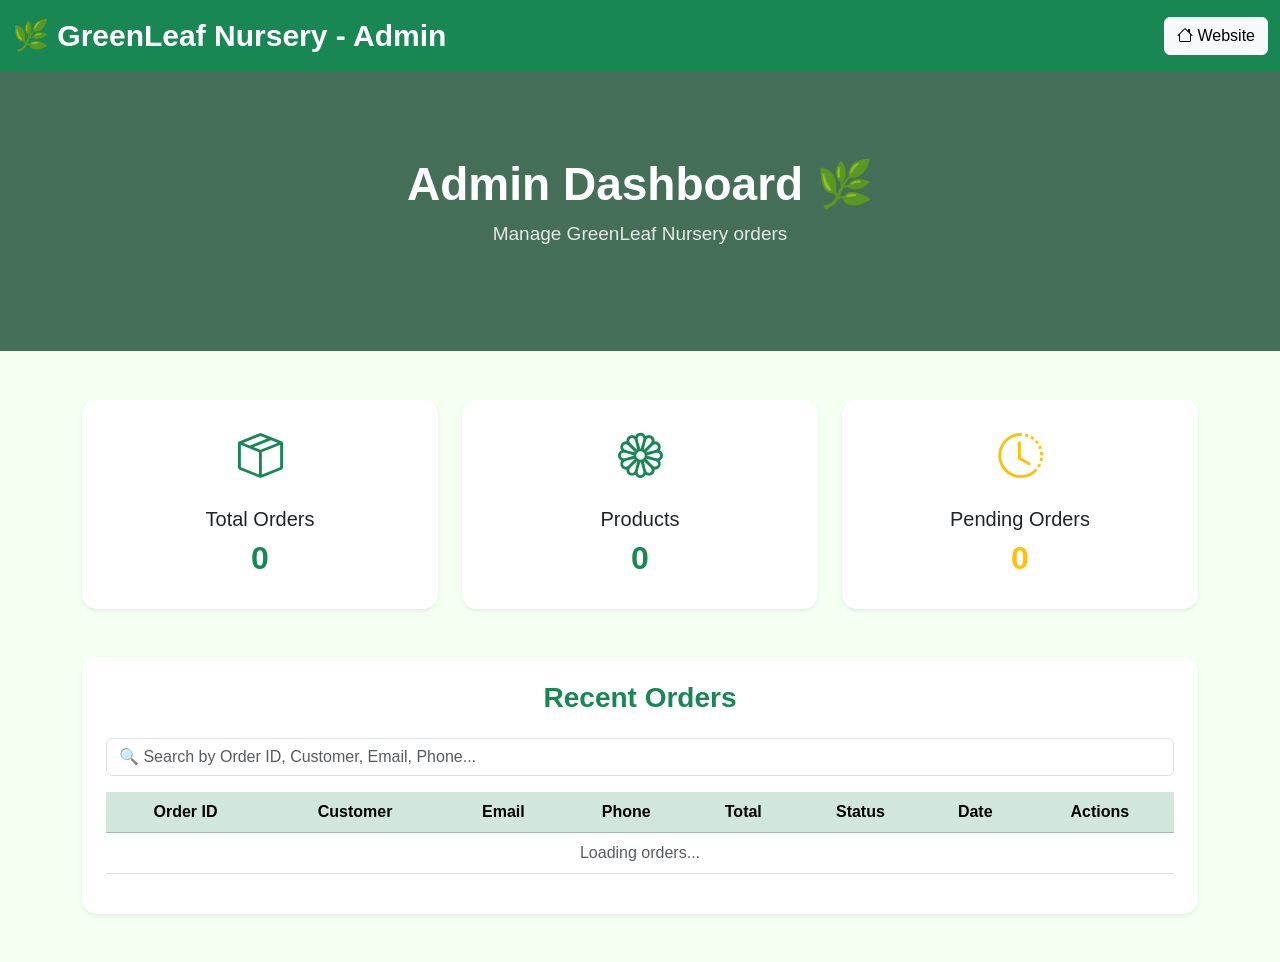
<file: GreenLeaf-Nursery/admin/admin.html>
<!DOCTYPE html>
<html lang="en">

<head>
    <meta charset="UTF-8">
    <meta name="viewport" content="width=device-width, initial-scale=1.0">

    <title>Admin Panel - GreenLeaf Nursery</title>

    <link
        href="https://cdn.jsdelivr.net/npm/bootstrap@5.3.3/dist/css/bootstrap.min.css"
        rel="stylesheet"
    >

    <link
        rel="stylesheet"
        href="https://cdn.jsdelivr.net/npm/bootstrap-icons@1.11.3/font/bootstrap-icons.min.css"
    >

    <link rel="stylesheet" href="../css/style.css">
</head>

<body>

    <!-- Navbar -->
    <nav class="navbar navbar-expand-lg bg-success navbar-dark">
        <div class="container">

            <a class="navbar-brand fw-bold" href="../index.html">
                🌿 GreenLeaf Nursery - Admin
            </a>

            <div>
                <a href="../index.html" class="btn btn-light">
                    <i class="bi bi-house"></i>
                    Website
                </a>
            </div>

        </div>
    </nav>


    <!-- Heading -->
    <section class="cart-hero">
        <div class="container">

            <h1 class="main-page-heading"
                style="color: white !important;">
                Admin Dashboard 🌿
            </h1>

            <p>
                Manage GreenLeaf Nursery orders
            </p>

        </div>
    </section>


    <!-- Dashboard -->
    <section class="container py-5">

        <div class="row g-4 mb-5">

            <!-- Total Orders -->
            <div class="col-md-4">

                <div class="card shadow-sm border-0 h-100">

                    <div class="card-body text-center p-4">

                        <i
                            class="bi bi-box-seam text-success"
                            style="font-size: 45px;"
                        ></i>

                        <h5 class="mt-3">
                            Total Orders
                        </h5>

                        <h2
                            id="totalOrders"
                            class="fw-bold text-success"
                        >
                            0
                        </h2>

                    </div>

                </div>

            </div>


            <!-- Products -->
            <div class="col-md-4">

                <div class="card shadow-sm border-0 h-100">

                    <div class="card-body text-center p-4">

                        <i
                            class="bi bi-flower1 text-success"
                            style="font-size: 45px;"
                        ></i>

                        <h5 class="mt-3">
                            Products
                        </h5>

                        <h2
                            id="totalProducts"
                            class="fw-bold text-success"
                        >
                            0
                        </h2>

                    </div>

                </div>

            </div>


            <!-- Pending Orders -->
            <div class="col-md-4">

                <div class="card shadow-sm border-0 h-100">

                    <div class="card-body text-center p-4">

                        <i
                            class="bi bi-clock-history text-warning"
                            style="font-size: 45px;"
                        ></i>

                        <h5 class="mt-3">
                            Pending Orders
                        </h5>

                        <h2
                            id="pendingOrders"
                            class="fw-bold text-warning"
                        >
                            0
                        </h2>

                    </div>

                </div>

            </div>

        </div>


        <!-- Orders -->
        <div class="card shadow-sm border-0">

            <div class="card-body p-4">

                <h3 class="fw-bold text-success mb-4">
                    Recent Orders
                </h3>
                <div class="mb-3">
    <input
        type="text"
        id="orderSearch"
        class="form-control"
        placeholder="🔍 Search by Order ID, Customer, Email, Phone..."
    >
</div>

                <div class="table-responsive">

                    <table class="table table-hover align-middle">

                        <thead class="table-success">

                            <tr>
                                <th>Order ID</th>
                                <th>Customer</th>
                                <th>Email</th>
                                <th>Phone</th>
                                <th>Total</th>
                                <th>Status</th>
                                <th>Date</th>
                                <th>Actions</th>

                            </tr>

                        </thead>

                        <tbody id="ordersTable">

                            <tr>
                                <td
                                    colspan="8"
                                    class="text-center text-muted"
                                >
                                    Loading orders...
                                </td>
                            </tr>

                        </tbody>

                    </table>

                </div>

            </div>

        </div>

    </section>
<!-- Order Details Modal -->
<div class="modal fade" id="orderDetailsModal" tabindex="-1">
    <div class="modal-dialog modal-dialog-centered">
        <div class="modal-content">

            <div class="modal-header bg-success text-white">
                <h5 class="modal-title">
                    <i class="bi bi-receipt"></i>
                    Order Details
                </h5>

                <button
                    type="button"
                    class="btn-close btn-close-white"
                    data-bs-dismiss="modal">
                </button>
            </div>

            <div class="modal-body" id="orderDetailsContent">
                Loading...
            </div>

        </div>
    </div>
</div>

<script src="https://cdn.jsdelivr.net/npm/bootstrap@5.3.3/dist/js/bootstrap.bundle.min.js"></script>

<script src="admin.js"></script>

   

</body>
</html>
</file>
<file: GreenLeaf-Nursery/css/style.css>
*{
    margin:0;
    padding:0;
    box-sizing:border-box;
}

body{
    background:#f5fff2;
    font-family:Arial, sans-serif;
    text-align:center;
}

h1{
    color:#2E7D32;
    font-size:45px;
}

p{
    color:#555;
    font-size:22px;
}

.hero{
    background:#e8f5e9;
    min-height:80vh;
    display:flex;
    align-items:center;
}

.hero h1{
    font-size:55px;
    font-weight:bold;
}

.hero p{
    font-size:20px;
}

.hero img{
    width:90%;
    border-radius:20px;
    box-shadow:0 10px 25px rgba(0,0,0,.2);
}

.navbar-brand{
    font-size:30px;
}

.card img{
    height:250px;
    object-fit:cover;
}

.card{
    transition:.4s;
    border-radius:15px;
    overflow:hidden;
}

.card:hover{
    transform:translateY(-10px);
}

section{
    padding:60px 0;
}
/* Navbar Width */

.navbar .container{
    max-width:1500px;
    width:100%;
}


/* ========================================
   PROFESSIONAL WEBSITE ANIMATIONS
   ======================================== */


/* 1. Smooth Scrolling */

html{
    scroll-behavior:smooth;
}


/* 2. Page Loading Animation */

body{
    animation:pageLoad 0.8s ease-in-out;
}

@keyframes pageLoad{

    from{
        opacity:0;
    }

    to{
        opacity:1;
    }

}


/* 3. Navbar Animation */

.navbar{
    animation:navbarDown 0.8s ease-out;
}

@keyframes navbarDown{

    from{
        opacity:0;
        transform:translateY(-30px);
    }

    to{
        opacity:1;
        transform:translateY(0);
    }

}


/* 4. Logo Hover Effect */

.navbar-brand img{
    transition:transform 0.4s ease;
}

.navbar-brand:hover img{
    transform:rotate(-8deg) scale(1.08);
}


/* 5. Navbar Menu Hover */

.navbar-nav .nav-link{
    position:relative;
    transition:color 0.3s ease;
}

.navbar-nav .nav-link::after{

    content:"";

    position:absolute;

    left:50%;

    bottom:2px;

    width:0;

    height:2px;

    background:#95d5b2;

    transform:translateX(-50%);

    transition:width 0.3s ease;

}

.navbar-nav .nav-link:hover::after{

    width:70%;

}


/* 6. Hero Text Animation */

.hero h1{

    animation:heroText 1s ease-out;

}

@keyframes heroText{

    from{

        opacity:0;

        transform:translateX(-60px);

    }

    to{

        opacity:1;

        transform:translateX(0);

    }

}


/* 7. Hero Paragraph Animation */

.hero p{

    animation:heroParagraph 1.2s ease-out;

}

@keyframes heroParagraph{

    from{

        opacity:0;

        transform:translateX(-40px);

    }

    to{

        opacity:1;

        transform:translateX(0);

    }

}


/* 8. Shop Button Animation */

.hero .btn{

    transition:all 0.3s ease;

    animation:buttonAppear 1.4s ease-out;

}

@keyframes buttonAppear{

    from{

        opacity:0;

        transform:translateY(25px);

    }

    to{

        opacity:1;

        transform:translateY(0);

    }

}

.hero .btn:hover{

    transform:translateY(-4px);

    box-shadow:0 8px 20px rgba(0,0,0,0.25);

}


/* 9. Hero Image Animation */

.hero img{

    animation:heroImage 1.2s ease-out;

    transition:transform 0.5s ease;

}

@keyframes heroImage{

    from{

        opacity:0;

        transform:translateX(70px) scale(0.95);

    }

    to{

        opacity:1;

        transform:translateX(0) scale(1);

    }

}

.hero img:hover{

    transform:scale(1.02);

}


/* 10. Product Cards */

.card{

    transition:

        transform 0.4s ease,

        box-shadow 0.4s ease;

}

.card:hover{

    transform:translateY(-12px);

    box-shadow:0 15px 30px rgba(0,0,0,0.15) !important;

}


/* 11. Product Image Zoom */

.card img{

    transition:transform 0.5s ease;

}

.card:hover img{

    transform:scale(1.06);

}


/* 12. Section Headings */

section h2{

    transition:transform 0.3s ease;

}

section h2:hover{

    transform:translateY(-3px);

}


/* 13. Newsletter Button */

section .btn{

    transition:all 0.3s ease;

}

section .btn:hover{

    transform:translateY(-3px);

    box-shadow:0 7px 15px rgba(0,0,0,0.2);

}


/* 14. Footer Links */

footer a{

    transition:all 0.3s ease;

}

footer a:hover{

    padding-left:8px;

}


/* 15. Floating Leaf Animation */

.hero h1::after{

    display:inline-block;

    animation:leafFloat 3s ease-in-out infinite;

}

@keyframes leafFloat{

    0%{

        transform:translateY(0);

    }

    50%{

        transform:translateY(-7px);

    }

    100%{

        transform:translateY(0);

    }

}

/* ========================================
   NATURE GLASS NEWSLETTER
   ======================================== */

.newsletter-section{
    position:relative;
    overflow:hidden;

    background-image:
        linear-gradient(
            rgba(5,45,28,0.72),
            rgba(5,45,28,0.72)
        ),
        url("https://images.unsplash.com/photo-1497250681960-ef046c08a56e?auto=format&fit=crop&w=1600&q=80");

    background-size:cover;
    background-position:center;

    background-attachment:fixed;

    border-top:1px solid rgba(255,255,255,0.15);
    border-bottom:1px solid rgba(255,255,255,0.15);

    box-shadow:
        inset 0 0 80px rgba(0,0,0,0.25);
}


/* Glass layer */

.newsletter-section::before{

    content:"";

    position:absolute;

    inset:0;

    background:rgba(10,60,38,0.30);

    backdrop-filter:blur(2px);
    -webkit-backdrop-filter:blur(2px);

    pointer-events:none;

}


/* Content above background */

.newsletter-section .container{

    position:relative;

    z-index:2;

}


/* Heading */

.newsletter-section h2{

    color:#ffffff;

    font-weight:700;

    text-shadow:
        0 3px 12px rgba(0,0,0,0.35);

}


/* Description */

.newsletter-section p{

    color:rgba(255,255,255,0.85);

    text-shadow:
        0 2px 8px rgba(0,0,0,0.3);

}


/* Email */

.newsletter-section input{

    background:rgba(255,255,255,0.90);

    border:1px solid rgba(255,255,255,0.5);

    box-shadow:
        0 8px 25px rgba(0,0,0,0.20);

}


/* Subscribe */

.newsletter-section .btn{

    background:rgba(220,250,225,0.92);

    color:#123d29;

    border:1px solid rgba(255,255,255,0.4);

    font-weight:600;

    transition:all 0.3s ease;

}


.newsletter-section .btn:hover{

    background:#ffffff;

    transform:translateY(-4px);

    box-shadow:
        0 10px 25px rgba(0,0,0,0.30);

}
/* HEART BUTTON FIX */

.wishlist-btn {
    width: 42px;
    height: 42px;

    display: flex;
    align-items: center;
    justify-content: center;

    background: white !important;
    color: #333 !important;

    border: none;
    border-radius: 50%;

    opacity: 1 !important;
    visibility: visible !important;

    transition: transform 0.3s ease, background 0.3s ease;
}

.wishlist-btn:hover {
    background: white !important;
    opacity: 1 !important;
    visibility: visible !important;

    transform: scale(1.1);
}

.wishlist-btn i {
    color: #333;
    font-size: 20px;
}

.wishlist-btn .bi-heart-fill {
    color: red !important;
}
/* ========================================
   ABOUT PAGE
======================================== */


/* About Hero */

.about-hero{

    min-height:300px;

    display:flex;

    align-items:center;

    justify-content:center;

    background:

        linear-gradient(
            rgba(20,70,45,0.75),
            rgba(20,70,45,0.75)
        ),

        url("https://images.unsplash.com/photo-1497250681960-ef046c08a56e?auto=format&fit=crop&w=1600&q=80");

    background-size:cover;

    background-position:center;

    color:white;

}


.about-hero h1{

    font-size:48px;

    font-weight:700;

    text-shadow:
        0 3px 12px rgba(0,0,0,0.3);

}


.about-hero p{

    font-size:20px;

    color:rgba(255,255,255,0.85);

}



/* About Feature Cards */

.about-feature{

    border-radius:20px;

    transition:
        transform 0.3s ease,
        box-shadow 0.3s ease;

}


.about-feature:hover{

    transform:translateY(-10px);

    box-shadow:
        0 15px 35px rgba(0,0,0,0.12) !important;

}



/* Icons */

.about-icon{

    width:70px;

    height:70px;

    margin:0 auto 20px;

    display:flex;

    align-items:center;

    justify-content:center;

    border-radius:50%;

    background:#e8f5e9;

    color:#2e7d32;

    font-size:32px;

    transition:0.3s;

}


.about-feature:hover .about-icon{

    transform:scale(1.1);

    background:#2e7d32;

    color:white;

}



/* Mobile */

@media(max-width:768px){

    .about-hero{

        min-height:250px;

    }


    .about-hero h1{

        font-size:34px;

    }


    .about-hero p{

        font-size:17px;

    }

}
/* ========================================
   CONTACT PAGE
======================================== */


/* Contact Hero */

.contact-hero{

    min-height:300px;

    display:flex;

    align-items:center;

    justify-content:center;

    background:

        linear-gradient(
            rgba(20,70,45,0.78),
            rgba(20,70,45,0.78)
        ),

        url("https://images.unsplash.com/photo-1497250681960-ef046c08a56e?auto=format&fit=crop&w=1600&q=80");

    background-size:cover;

    background-position:center;

    color:white;

}


.contact-hero h1{

    font-size:48px;

    font-weight:700;

    text-shadow:
        0 3px 12px rgba(0,0,0,0.3);

}


.contact-hero p{

    font-size:20px;

    color:rgba(255,255,255,0.85);

}



/* Contact Information */

.contact-info-box{

    display:flex;

    align-items:center;

    gap:18px;

    margin-bottom:25px;

}


.contact-info-icon{

    min-width:55px;

    width:55px;

    height:55px;

    display:flex;

    align-items:center;

    justify-content:center;

    border-radius:50%;

    background:#e8f5e9;

    color:#2e7d32;

    font-size:21px;

    transition:0.3s;

}


.contact-info-box:hover .contact-info-icon{

    background:#2e7d32;

    color:white;

    transform:scale(1.08);

}



/* Contact Form */

.contact-form-card{

    background:white;

    padding:35px;

    border-radius:20px;

    box-shadow:
        0 10px 35px rgba(0,0,0,0.08);

}


.contact-form-card .form-control{

    border:1px solid #dce8df;

    border-radius:10px;

    padding:12px 15px;

    transition:0.3s;

}


.contact-form-card .form-control:focus{

    border-color:#2e7d32;

    box-shadow:
        0 0 0 0.2rem rgba(46,125,50,0.12);

}



/* Help Cards */

.contact-help-card{

    background:white;

    padding:35px 25px;

    border-radius:20px;

    height:100%;

    box-shadow:
        0 5px 20px rgba(0,0,0,0.06);

    transition:0.3s;

}


.contact-help-card:hover{

    transform:translateY(-8px);

    box-shadow:
        0 15px 30px rgba(0,0,0,0.10);

}


.contact-help-icon{

    width:70px;

    height:70px;

    margin:0 auto 20px;

    display:flex;

    align-items:center;

    justify-content:center;

    border-radius:50%;

    background:#e8f5e9;

    color:#2e7d32;

    font-size:30px;

    transition:0.3s;

}


.contact-help-card:hover .contact-help-icon{

    background:#2e7d32;

    color:white;

    transform:scale(1.1);

}



/* Mobile */

@media(max-width:768px){

    .contact-hero{

        min-height:250px;

    }


    .contact-hero h1{

        font-size:34px;

    }


    .contact-hero p{

        font-size:17px;

    }


    .contact-form-card{

        padding:25px 20px;

    }

}
/* ========================================
   CART PAGE
======================================== */


/* Cart Hero */

.cart-hero{

    min-height:280px;

    display:flex;

    align-items:center;

    justify-content:center;

    background:

        linear-gradient(
            rgba(20,70,45,0.78),
            rgba(20,70,45,0.78)
        ),

        url("https://images.unsplash.com/photo-1485955900006-10f4d324d411?auto=format&fit=crop&w=1600&q=80");

    background-size:cover;

    background-position:center;

    color:white;

}


.cart-hero h1{

    font-size:46px;

    font-weight:700;

}


.cart-hero p{

    font-size:19px;

    color:rgba(255,255,255,0.85);

}



/* Cart Box */

.cart-box{

    background:white;

    padding:30px;

    border-radius:20px;

    box-shadow:
        0 8px 30px rgba(0,0,0,0.07);

}



/* Cart Product */

.cart-product{

    display:flex;

    align-items:center;

    gap:20px;

    padding:20px 0;

    border-bottom:1px solid #e9eee9;

}


.cart-product:last-child{

    border-bottom:none;

}



/* Product Image */

.cart-product-image{

    width:100px;

    height:100px;

    flex-shrink:0;

}


.cart-product-image img{

    width:100%;

    height:100%;

    object-fit:cover;

    border-radius:15px;

}



/* Product Details */

.cart-product-details{

    flex:1;

}


.cart-product-details h5{

    font-weight:700;

    margin-bottom:5px;

}


.cart-product-details p{

    color:#2e7d32;

    font-weight:600;

    margin-bottom:10px;

}



/* Quantity */

.quantity-box{

    display:flex;

    align-items:center;

    gap:15px;

}


.quantity-btn{

    width:32px;

    height:32px;

    border:1px solid #cddbcf;

    background:white;

    border-radius:8px;

    font-weight:bold;

    transition:0.2s;

}


.quantity-btn:hover{

    background:#2e7d32;

    color:white;

}



/* Product Right */

.cart-product-right{

    display:flex;

    flex-direction:column;

    align-items:flex-end;

    gap:15px;

}


.cart-product-right strong{

    font-size:18px;

}



/* Remove */

.remove-btn{

    border:none;

    background:#fff0f0;

    color:#dc3545;

    width:38px;

    height:38px;

    border-radius:10px;

    transition:0.2s;

}


.remove-btn:hover{

    background:#dc3545;

    color:white;

}



/* Empty Cart */

.empty-cart-icon{

    width:80px;

    height:80px;

    margin:auto;

    display:flex;

    align-items:center;

    justify-content:center;

    border-radius:50%;

    background:#e8f5e9;

    color:#2e7d32;

    font-size:38px;

}



/* Order Summary */

.order-summary{

    background:white;

    padding:30px;

    border-radius:20px;

    box-shadow:
        0 8px 30px rgba(0,0,0,0.07);

    position:sticky;

    top:100px;

}


.summary-row{

    display:flex;

    justify-content:space-between;

    margin-bottom:18px;

    color:#666;

}


.summary-total{

    display:flex;

    justify-content:space-between;

    align-items:center;

    font-size:22px;

    font-weight:700;

}



/* Mobile */

@media(max-width:768px){

    .cart-hero h1{

        font-size:34px;

    }


    .cart-box{

        padding:20px;

    }


    .cart-product{

        gap:12px;

    }


    .cart-product-image{

        width:75px;

        height:75px;

    }


    .cart-product-right strong{

        font-size:15px;

    }


    .order-summary{

        position:static;

    }

}
/* ========================================
   WISHLIST HEART BUTTON FIX
======================================== */

.product-card .position-relative {
    position: relative;
}

.product-card .wishlist-btn {
    position: absolute !important;
    top: 10px !important;
    right: 10px !important;

    z-index: 999 !important;

    width: 42px;
    height: 42px;

    display: flex !important;
    align-items: center;
    justify-content: center;

    border: none;
    border-radius: 50%;

    background: rgba(255, 255, 255, 0.95) !important;

    cursor: pointer;
}

.product-card .wishlist-btn i {
    font-size: 20px;
    color: #555;
    pointer-events: none;
}

.product-card .wishlist-btn:hover {
    background: #ffffff !important;
    transform: scale(1.1);
}

.product-card .wishlist-btn.active i {
    color: red !important;
}

/* Image zoom */
.product-card img {
    transition: transform 0.4s ease;
}

.product-card:hover img {
    transform: scale(1.06);
}
/* ========================================
   HERO SECTION - PREMIUM TEXT
======================================== */

.hero p {
    color: rgba(255, 255, 255, 0.82);
    font-size: 18px;
    line-height: 1.7;
    margin-top: 20px;
}
/* ========================================
   HERO BUTTON ANIMATION
======================================== */

.hero .btn {
    transition: all 0.3s ease;
    box-shadow: 0 5px 15px rgba(0, 0, 0, 0.20);
}

.hero .btn:hover {
    transform: translateY(-4px);
    box-shadow: 0 10px 25px rgba(0, 0, 0, 0.30);
}
/* ========================================
   HERO IMAGE ANIMATION
======================================== */

.hero img {
    transition: transform 0.5s ease, box-shadow 0.5s ease;
    box-shadow: 0 15px 35px rgba(0, 0, 0, 0.25);
}

.hero img:hover {
    transform: scale(1.025);
    box-shadow: 0 20px 45px rgba(0, 0, 0, 0.35);
}
/* ========================================
   HERO HEADING ANIMATION
======================================== */

.hero h1 {
    animation: heroTitle 1s ease-out;
}

@keyframes heroTitle {
    from {
        opacity: 0;
        transform: translateY(25px);
    }

    to {
        opacity: 1;
        transform: translateY(0);
    }
}

/* ========================================
   SHOP - EXPLORE OUR PLANTS BACKGROUND
======================================== */

.explore-plants {
    background:
        linear-gradient(
            rgba(20,70,45,0.75),
            rgba(20,70,45,0.75)
        ),
        url("https://images.unsplash.com/photo-1497250681960-ef046c08a56e?auto=format&fit=crop&w=1600&q=80");

    background-size: cover;
    background-position: center;
    background-repeat: no-repeat;
}
/* ========================================
   SHOP PRODUCT CARDS - ALIGNMENT FIX
======================================== */

.product-card {
    height: 100%;
}

.product-card .card-body {
    display: flex;
    flex-direction: column;
    height: 100%;
}

.product-card .card-body .btn {
    margin-top: auto;
}
/* ========================================
   NAVBAR LOGO SIZE
======================================== */

.navbar-brand img {
    width: 70px;
    height: 70px;
    object-fit: contain;
    display: block;
}
/* Wishlist active heart */
.wishlist-btn.active {
    color: red !important;
}

.wishlist-btn.active i {
    color: red !important;
}
.navbar .nav-link i.bi-heart {
    color: white !important;
    font-size: 20px;
}
/* Navbar Wishlist Icon */
.navbar .nav-link i.bi-heart {
    color: #ffffff !important;
    font-size: 20px !important;
}

.navbar .nav-link:hover i.bi-heart {
    color: #ffffff !important;
}
.main-page-heading {
    color: #ffffff !important;
}
/* Main Page Headings - White */
.main-page-heading {
    color: #ffffff !important;
}
.main-page-heading {
    color: white !important;
}
/* Smooth Performance Fix */
html {
    scroll-behavior: auto;
}

* {
    scroll-behavior: auto;
}

.card,
.product-card,
.navbar-nav .nav-link,
.hero img,
.hero .btn,
section h2,
footer a {
    transition-duration: 0.2s !important;
}

.newsletter-section,
.about-hero,
.contact-hero,
.cart-hero {
    background-attachment: scroll !important;
}
</file>
